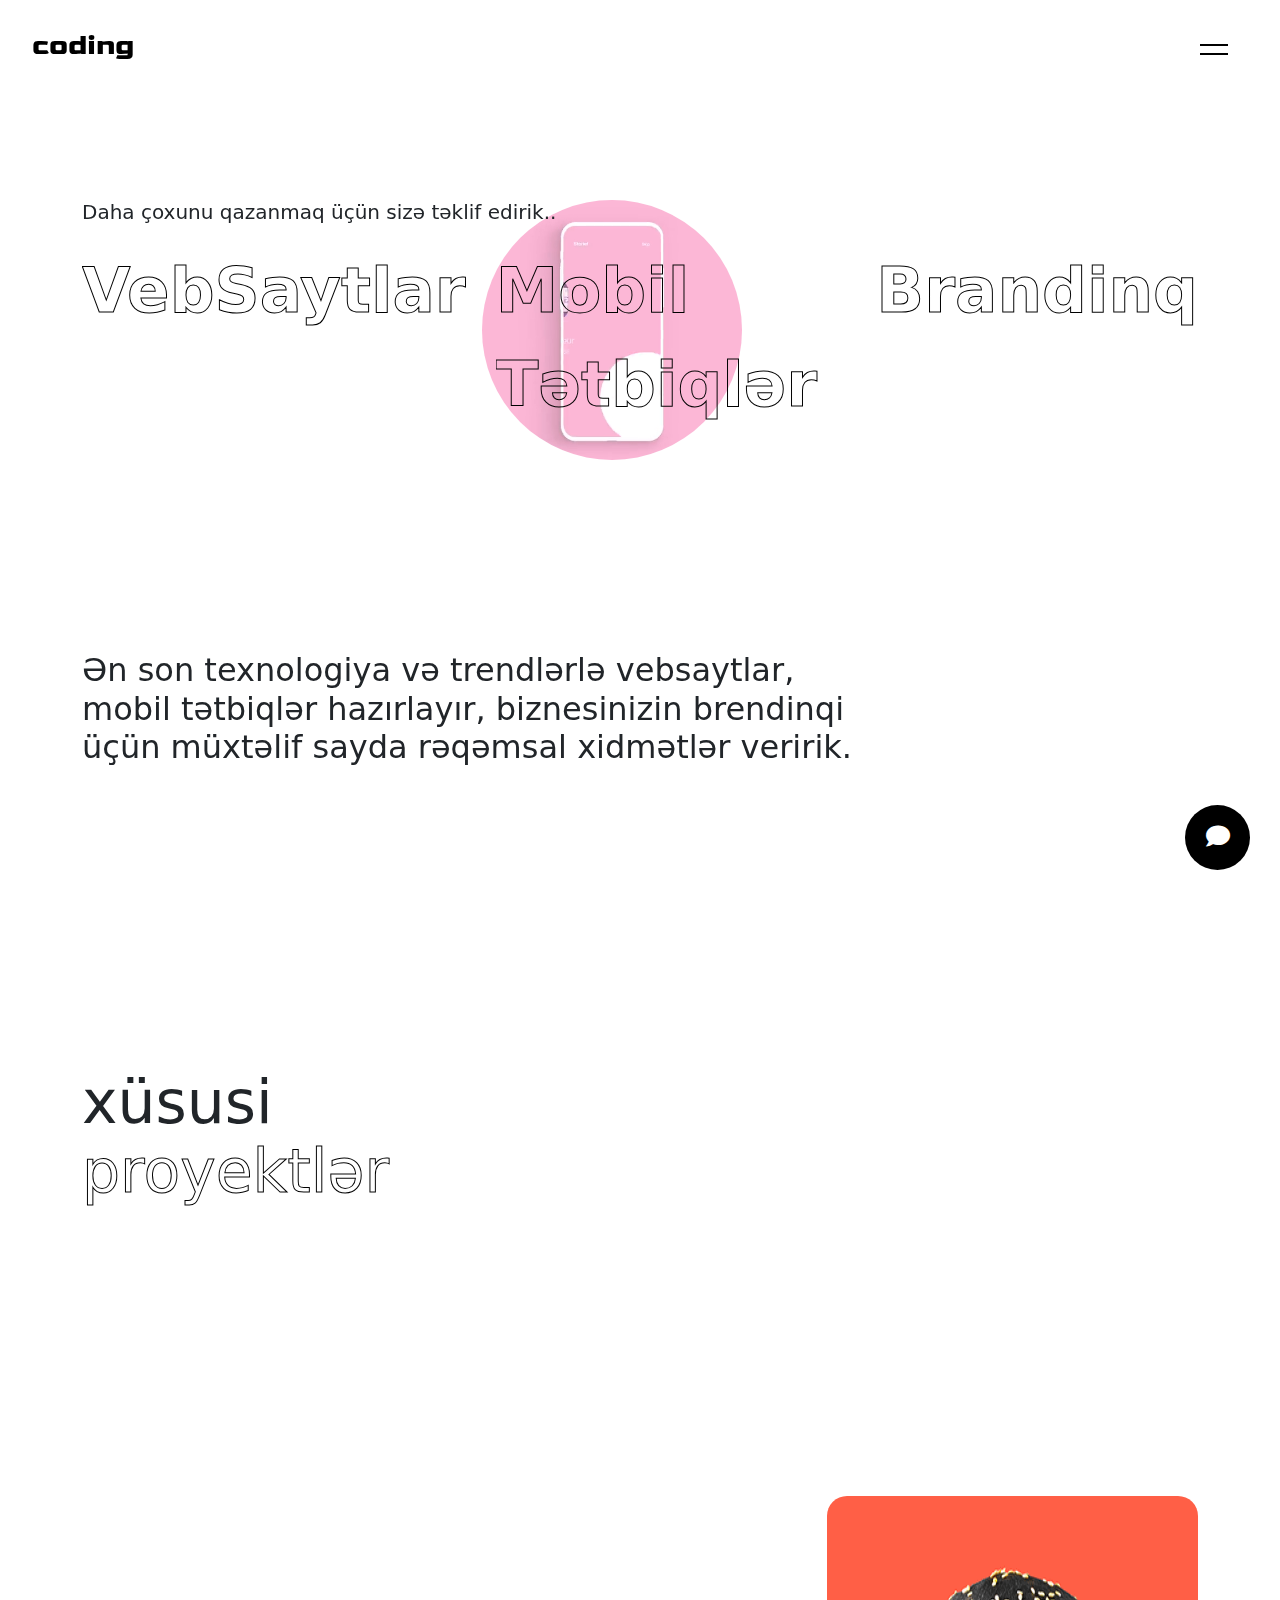
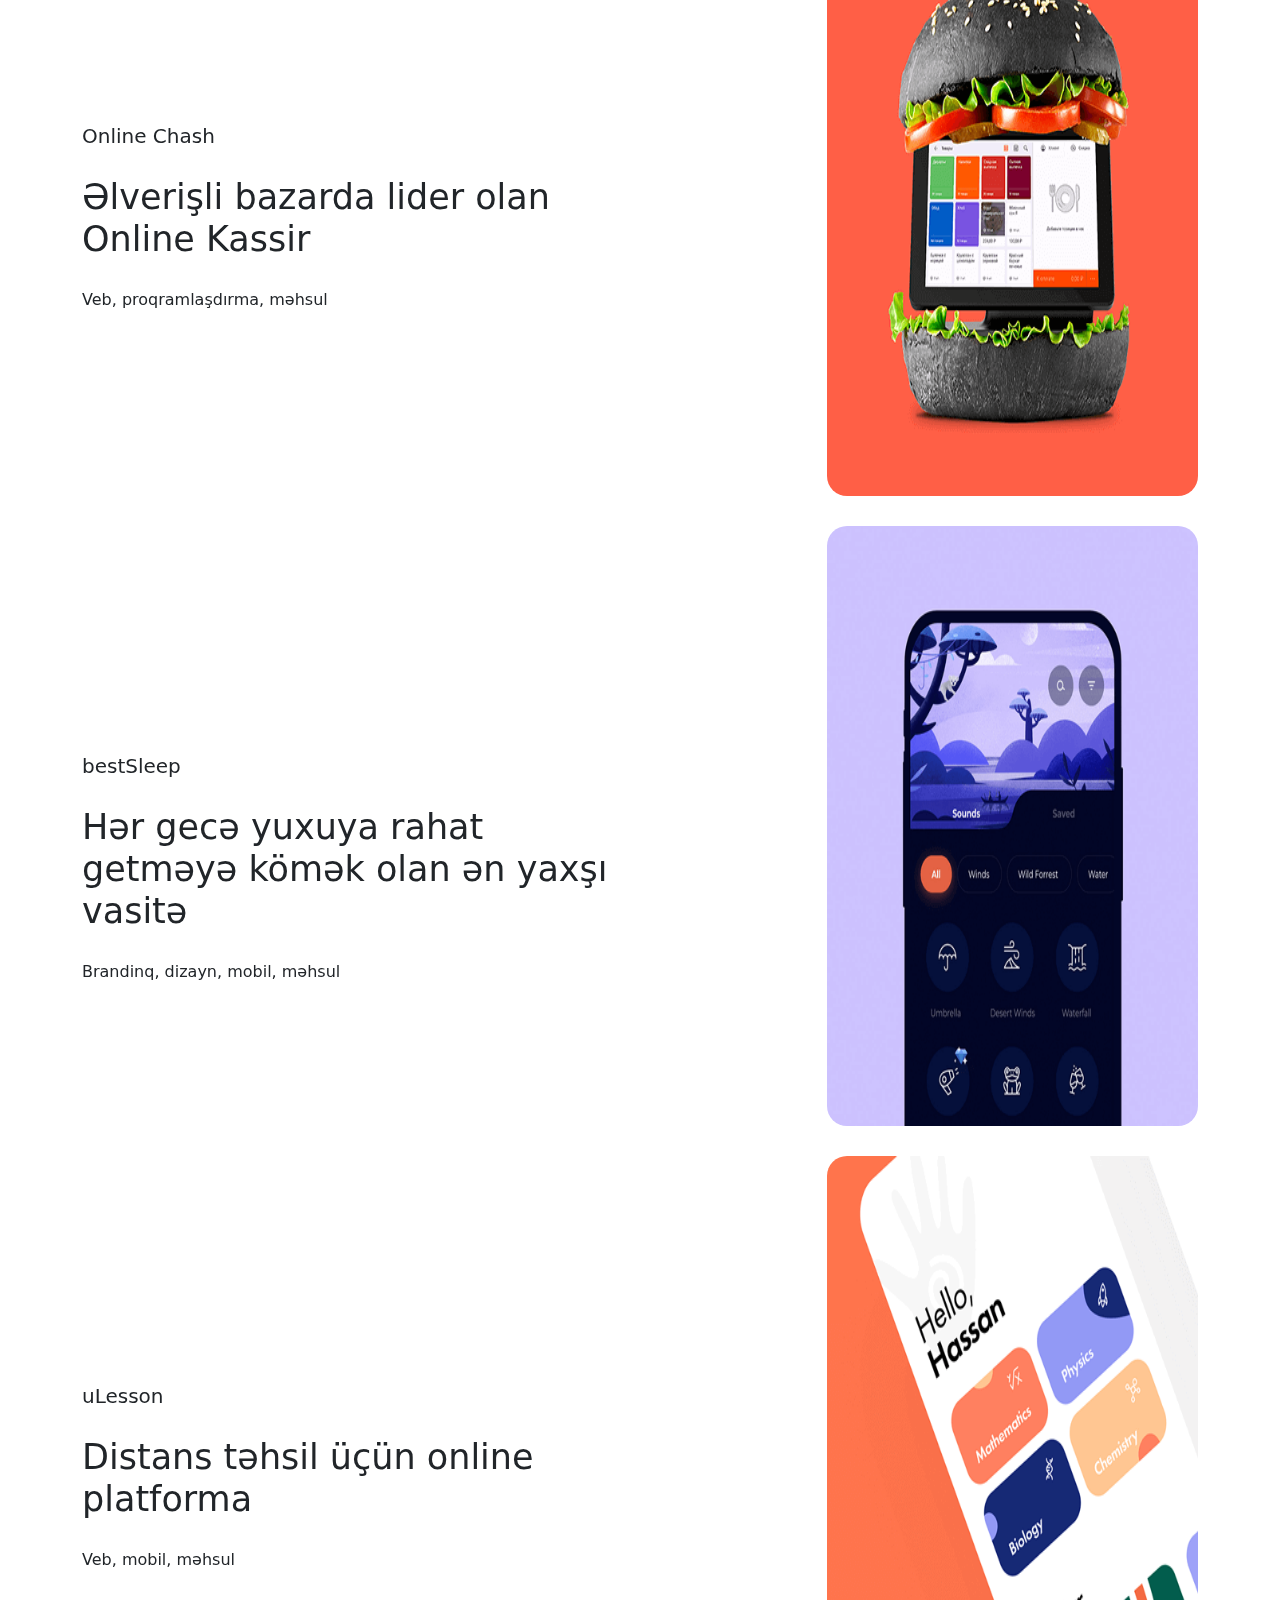
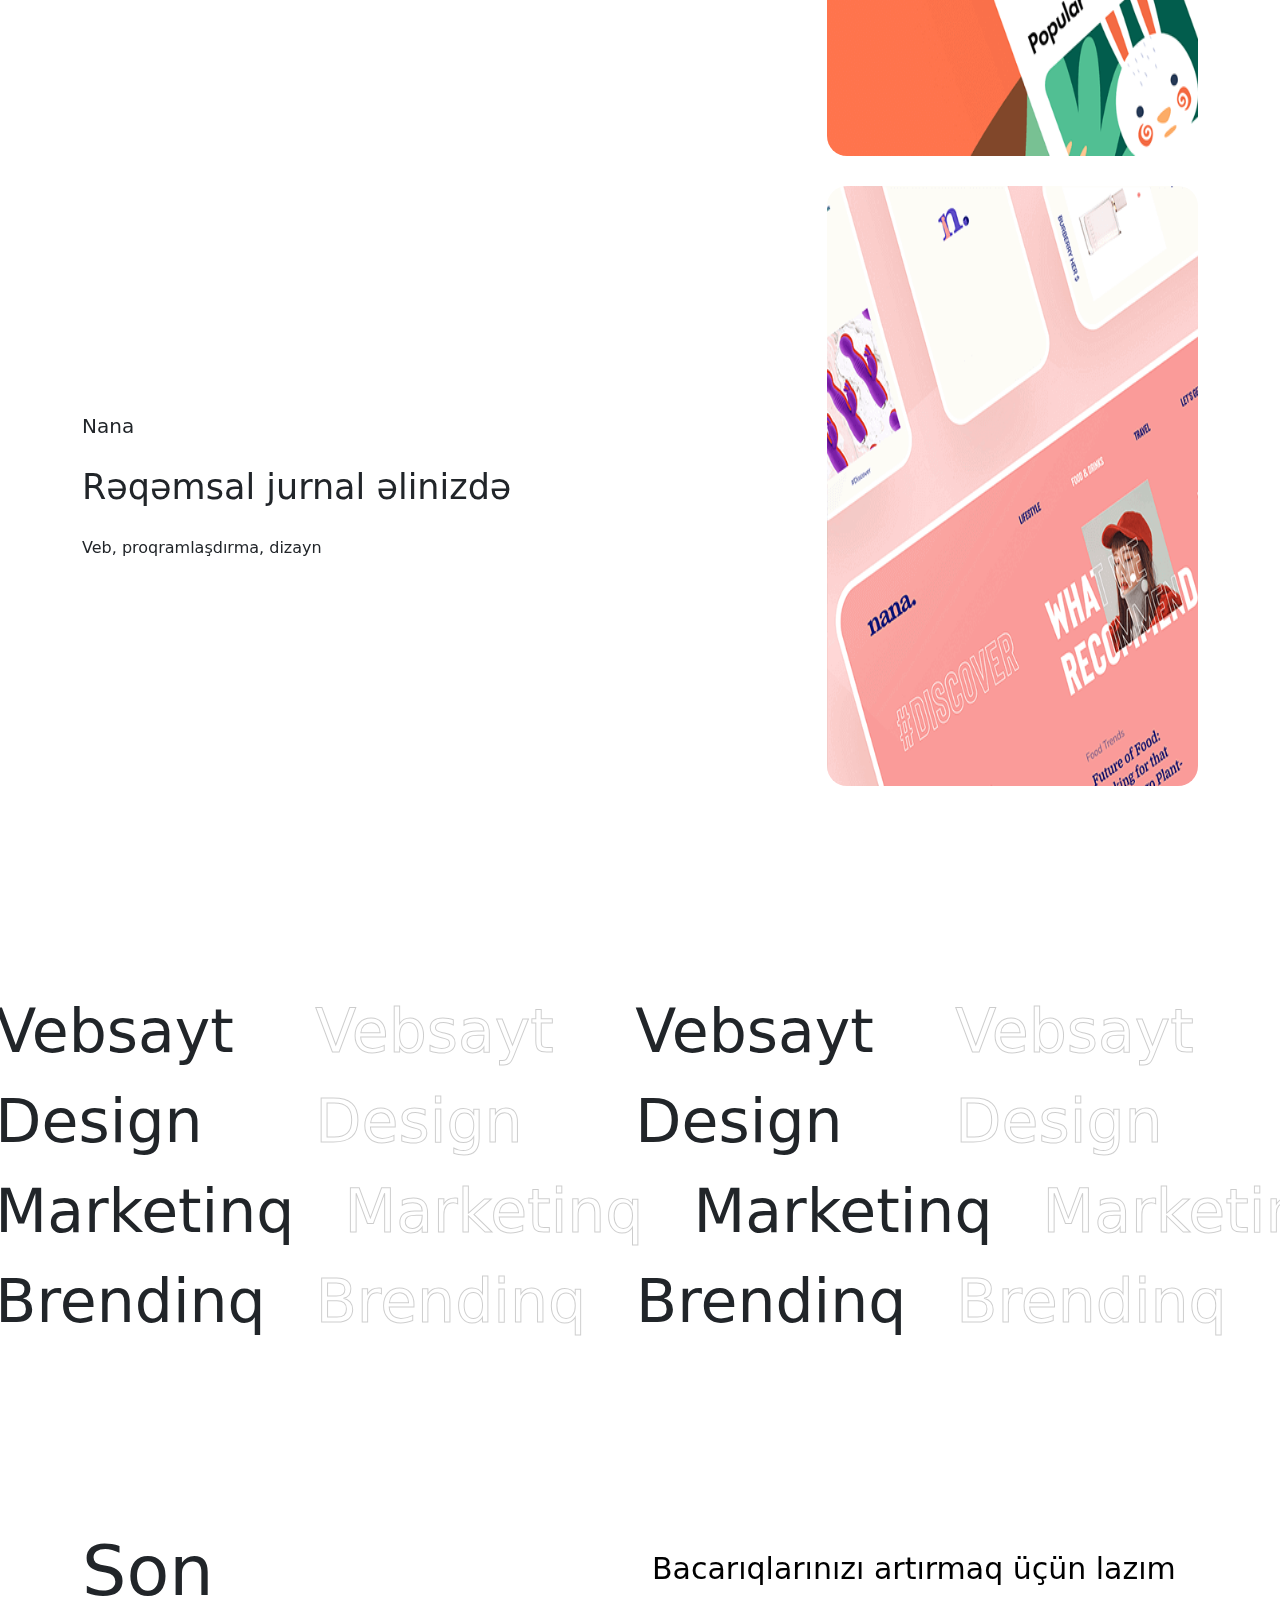
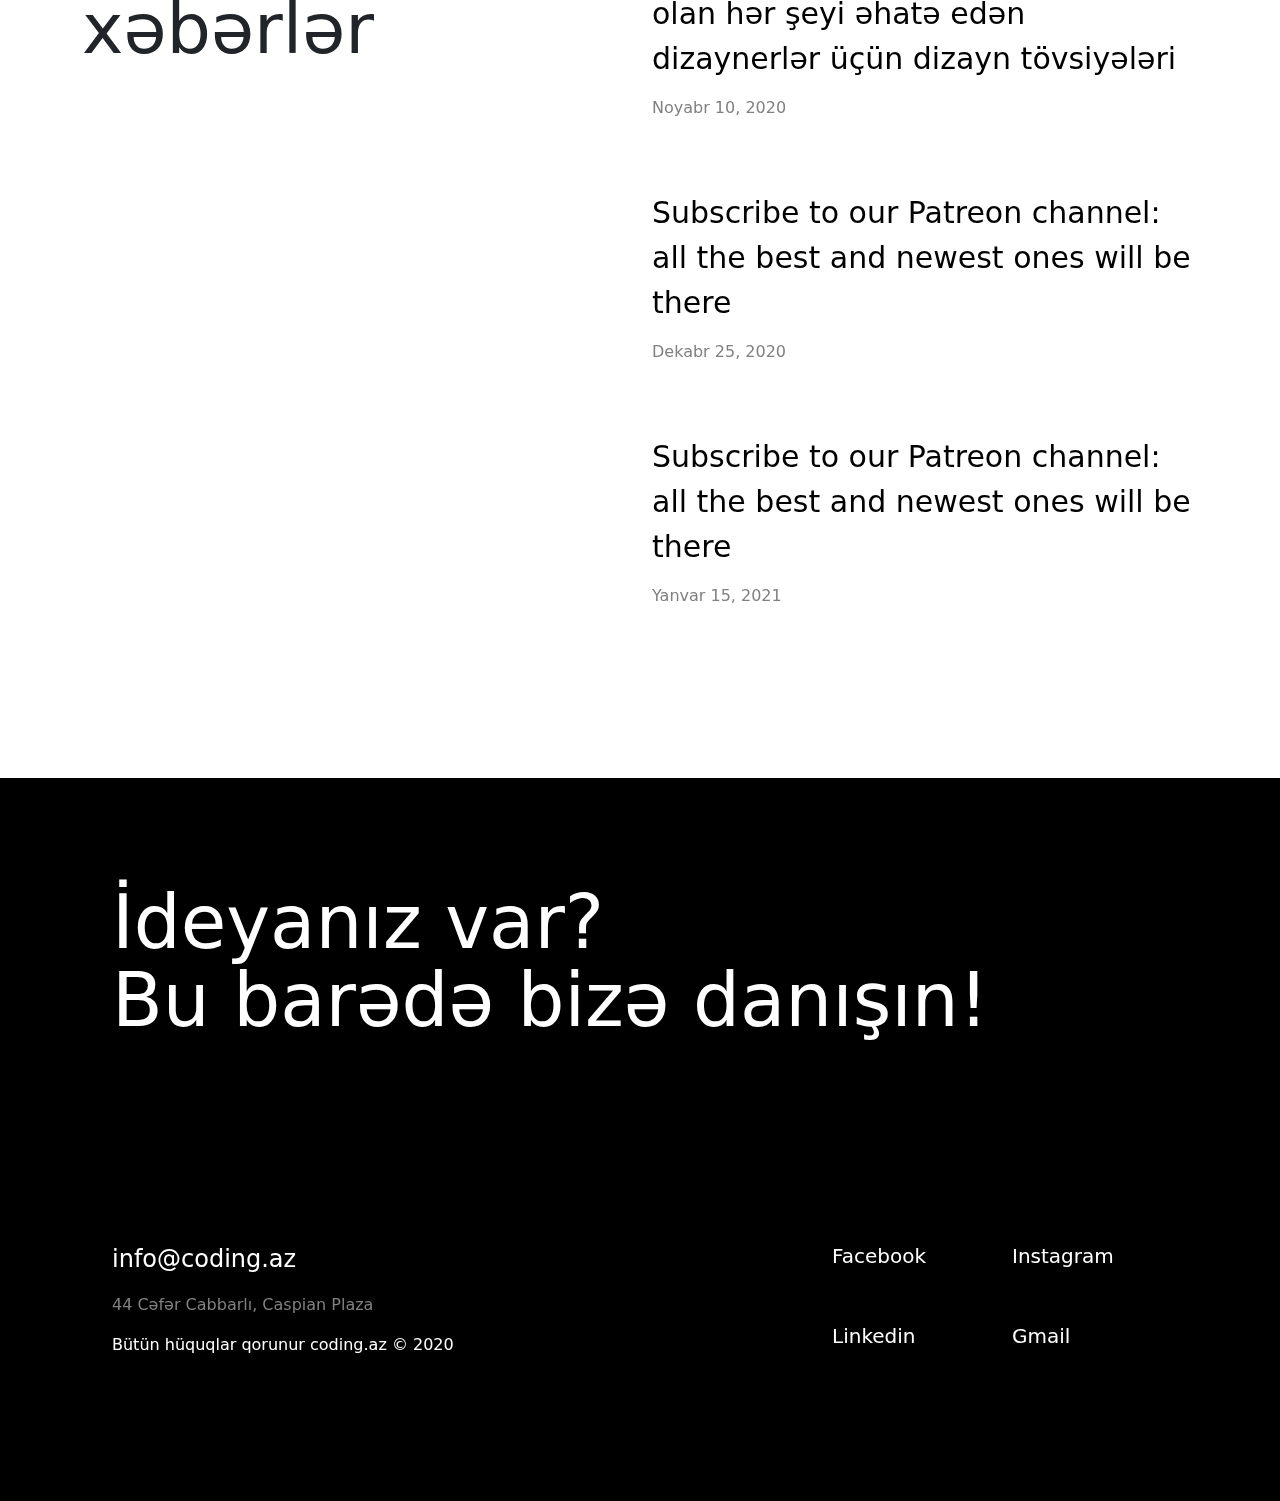
<file: index.html>
<!DOCTYPE html>
<html lang="en">
<head>
    <meta charset="UTF-8">
    <meta name="viewport" content="width=device-width, initial-scale=1.0">

    <!--- CSS -->
    <link rel="stylesheet" href="css/style.css">

    <!-- Bootstrap CSS -->
    <link href="https://cdn.jsdelivr.net/npm/bootstrap@5.0.0-beta1/dist/css/bootstrap.min.css" rel="stylesheet">

    <!-- Font Family -->
    <link rel="preconnect" href="https://fonts.gstatic.com">
    <link href="https://fonts.googleapis.com/css2?family=Cutive+Mono&family=Fira+Sans&family=Goldman&family=Nixie+One&display=swap" rel="stylesheet">

    <!-- Font Awesome -->
    <link rel="stylesheet" href="https://pro.fontawesome.com/releases/v5.10.0/css/all.css"/>

    <link rel="stylesheet" href="https://cdnjs.cloudflare.com/ajax/libs/gsap/3.6.0/gsap.min.js">

    <title>coding.az</title>
</head>
<body>

  <!---------------------Header------------------------->

  <header>
    <div class="nav">
      
      <div class="logo">
        <a href="index.html">
          coding
        </a>
      </div>
      
      <div class="hamburger-menu" >
        <div class="line line-1"></div>
        <div class="line line-2"></div>
      </div>

          <div class="myMenu" id="menu-toggle">
            <div class="menu-content">     
            <div class="container">
              <div class="row">

                <div class="col-3 ham-social">
                  <p>Bizi axtarın</p>
                  <ul class="nav-social">
                    <li class="social-item">
                      <a href="#" class="social-link">Facebook</a>
                    </li>
                    <li class="social-item">
                      <a href="#" class="social-link">İnstagram</a>
                    </li>
                    <li class="social-item">
                      <a href="#" class="social-link">Linkedin</a>
                    </li>
                  </ul>
                </div>

                <div class="col-9 nav-menu">
                    <p>Menu</p>
                    <ul class="nav-list">
                      <li class="nav-item">
                        <a href="/page/work.html" class="nav-link">Son işlərimiz</a>
                      </li>
                      <li class="nav-item">
                        <a href="/page/about.html" class="nav-link">Haqqımızda</a>
                      </li>
                      <li class="nav-item">
                        <a href="/page/services.html" class="nav-link">Xidmətlər</a>
                      </li>
                      <li class="nav-item">
                        <a href="/page/contact.html" class="nav-link link4">Əlaqə</a>
                      </li>
                    </ul>
                  </div>

                  <div class="col mobile">
                    <ul class="nav-mobile">
                      <li class="mobile-item"><a class="mobile-link mobile1" href="#">info@coding.az</a></li>
                      <li class="mobile-item"><a class="mobile-link" href="tel:+994702050195"><i class="fas fa-phone-alt"></i>&nbsp;070 205 0195</a></li>
                      <li class="mobile-item"><a class="mobile-link" href="tel:+994702050195"><i class="fab fa-whatsapp"></i>&nbsp;070 205 0195</a></li>
                    </ul>

                  </div>
              </div>
            </div>
          </div>
            
        </div>
      </div> 

      <div class="home-hero">
        <div class="container">
          <div class="hero-video1">
            <video src="Video/2.mp4" autoplay muted loop ></video>
          </div>
          <div class="hero-head">
            <h5>Daha çoxunu qazanmaq üçün sizə təklif edirik..</h5>

            <div class="hero-links">
              <div  class="hero-link">
                <a href="/"> <span>VebSaytlar</span></a> 
              </div>

              <div  class="hero-link">     
                <a href="/"> <span>Mobil Tətbiqlər</span></a>
              </div>

              <div class="hero-link">
                <a href="/"> <span>Brandinq</span></a>
              </div>
            
            </div>
              
            
          <div class="hero-foot">
            <h2>Ən son texnologiya və trendlərlə vebsaytlar, mobil tətbiqlər hazırlayır, biznesinizin brendinqi üçün müxtəlif sayda rəqəmsal xidmətlər veririk.</h2>
          </div>
        </div>

        </div>
    </header>

 <!----------------------MAIN SECTION------------------------>
 
 <div class="container">
    <div class="maintitle">
      <h1>xüsusi</h1>
      <p>proyektlər</p>
    </div>

   <div class="row main-card">
      <div class="col card-text">
          <h5>Online Chash</h5>
          <h2>Əlverişli bazarda lider olan Online Kassir</h2>
          <p>Veb, proqramlaşdırma, məhsul</p>
      </div>
      <div class=" col card-image" >
          <img src="Image/pro1.png" title="chash" alt="chash">
      </div>
    </div>
    <div class="row main-card">
      <div class="col card-text">
          <h5>bestSleep</h5>
          <h2>Hər gecə yuxuya rahat getməyə kömək olan ən yaxşı vasitə</h2>
          <p>Brandinq, dizayn, mobil, məhsul</p>
      </div>
      <div class="col card-image" >
          <img src="Image/pro2.png" alt="">
      </div>
    </div>
    <div class="row main-card">
      <div class="col card-text">
          <h5>uLesson</h5>
          <h2>Distans təhsil üçün online platforma</h2>
          <p>Veb, mobil, məhsul</p>
      </div>
      <div class="col card-image" >
          <img src="Image/pro3.png" alt="">
      </div>
    </div>
    <div class="row main-card">
      <div class="col card-text">
          <h5>Nana</h5>
          <h2>Rəqəmsal jurnal əlinizdə</h2>
          <p>Veb, proqramlaşdırma, dizayn</p>
      </div>
      <div class=" col card-image" >
          <img src="Image/pro4.png" alt="">
      </div>
    </div>
</div>  
 <!---------------------FLOW WORDS------------------------->

 <div class="FlowWord">
  <div class="vebsayt">
      <div class="vebsayt1"}>
          <span>Vebsayt</span>
      </div>
      <div class="vebsayt2">
          <span>Vebsayt</span>
      </div>
      <div class="vebsayt1">
          <span>Vebsayt</span>
      </div>
      <div class="vebsayt2">
          <span>Vebsayt</span>
      </div>
  </div>
  <div class="design">
      <div class="design1">
          <span>Design</span>
      </div>
      <div class="design2">
          <span>Design</span>
      </div>
      <div class="design1">
          <span>Design</span>
      </div>
      <div class="design2">
          <span>Design</span>
      </div>
  </div>
  <div class="marketing">
      <div class="marketing1">
          <span>Marketinq</span>
      </div>
      <div class="marketing2">
          <span>Marketinq</span>
      </div>
      <div class="marketing1">
          <span>Marketinq</span>
      </div>
      <div class="marketing2">
          <span>Marketinq</span>
      </div>
  </div>
  <div class="brendinq">
      <div class="brendinq1">
          <span>Brendinq</span>
      </div>
      <div class="brendinq2">
          <span>Brendinq</span>
      </div>
      <div class="brendinq1">
          <span>Brendinq</span>
      </div>
      <div class="brendinq2">
          <span>Brendinq</span>
      </div>
  </div>
</div>
 <!---------------------NEWS------------------------->
 <div class="container">
   <div class="row News">
    <div class="col NewsLeft">
        <h1>Son</h1>
        <h1>xəbərlər</h1>
    </div>
    <div class="col NewsRight">
        <div class="News1">
            <a href="#">Bacarıqlarınızı artırmaq üçün lazım olan hər şeyi əhatə edən dizaynerlər üçün dizayn tövsiyələri</a>
            <p>Noyabr 10, 2020</p>
        </div>
        <div class="News2">
            <a href="#">Subscribe to our Patreon channel: all the best and newest ones will be there</a>
            <p>Dekabr 25, 2020</p>
        </div>
        <div class="News3">
            <a href="#">Subscribe to our Patreon channel: all the best and newest ones will be there</a>
            <p>Yanvar 15, 2021</p>
        </div>
    </div>
  </div>
</div>

 <!---------------------Footer------------------------->

 <footer>
  <div class="container">
    <div class="row">
      <div class="col foot-title">
        <h1>İdeyanız var?</h1>
        <p>Bu barədə bizə danışın!</p>
      </div>
    </div>
    <div class="row foot-contact">
      <div class="col-8 foot-addres">
        
        <p class="addres-mail"> info@coding.az</p>

        <p class="addres">44 Cəfər Cabbarlı, Caspian Plaza</p> 

        <p>Bütün hüquqlar qorunur coding.az © 2020</p> 
        
      </div>
      <div class="col-2 foot-social">
          <a href="https://www.facebook.com/codersaz">Facebook</a>
          <a href="fb.com">Linkedin</a>
      </div>
      <div class="col-2 foot-social">
        <a href="https://www.instagram.com/codersazerbaijan/">Instagram</a>
        <a href="fb.com">Gmail</a>
      </div>
    </div>
  </div>
</footer>


<div class="cursor"></div>
<div class="chat"><a href="page/contact.html"><i class="fas fa-comment"></i></a></div>

    <script src="https://cdn.jsdelivr.net/npm/bootstrap@5.0.0-beta1/dist/js/bootstrap.bundle.min.js"></script>
    <script src="index.js"></script>
</body>
</html>
</file>
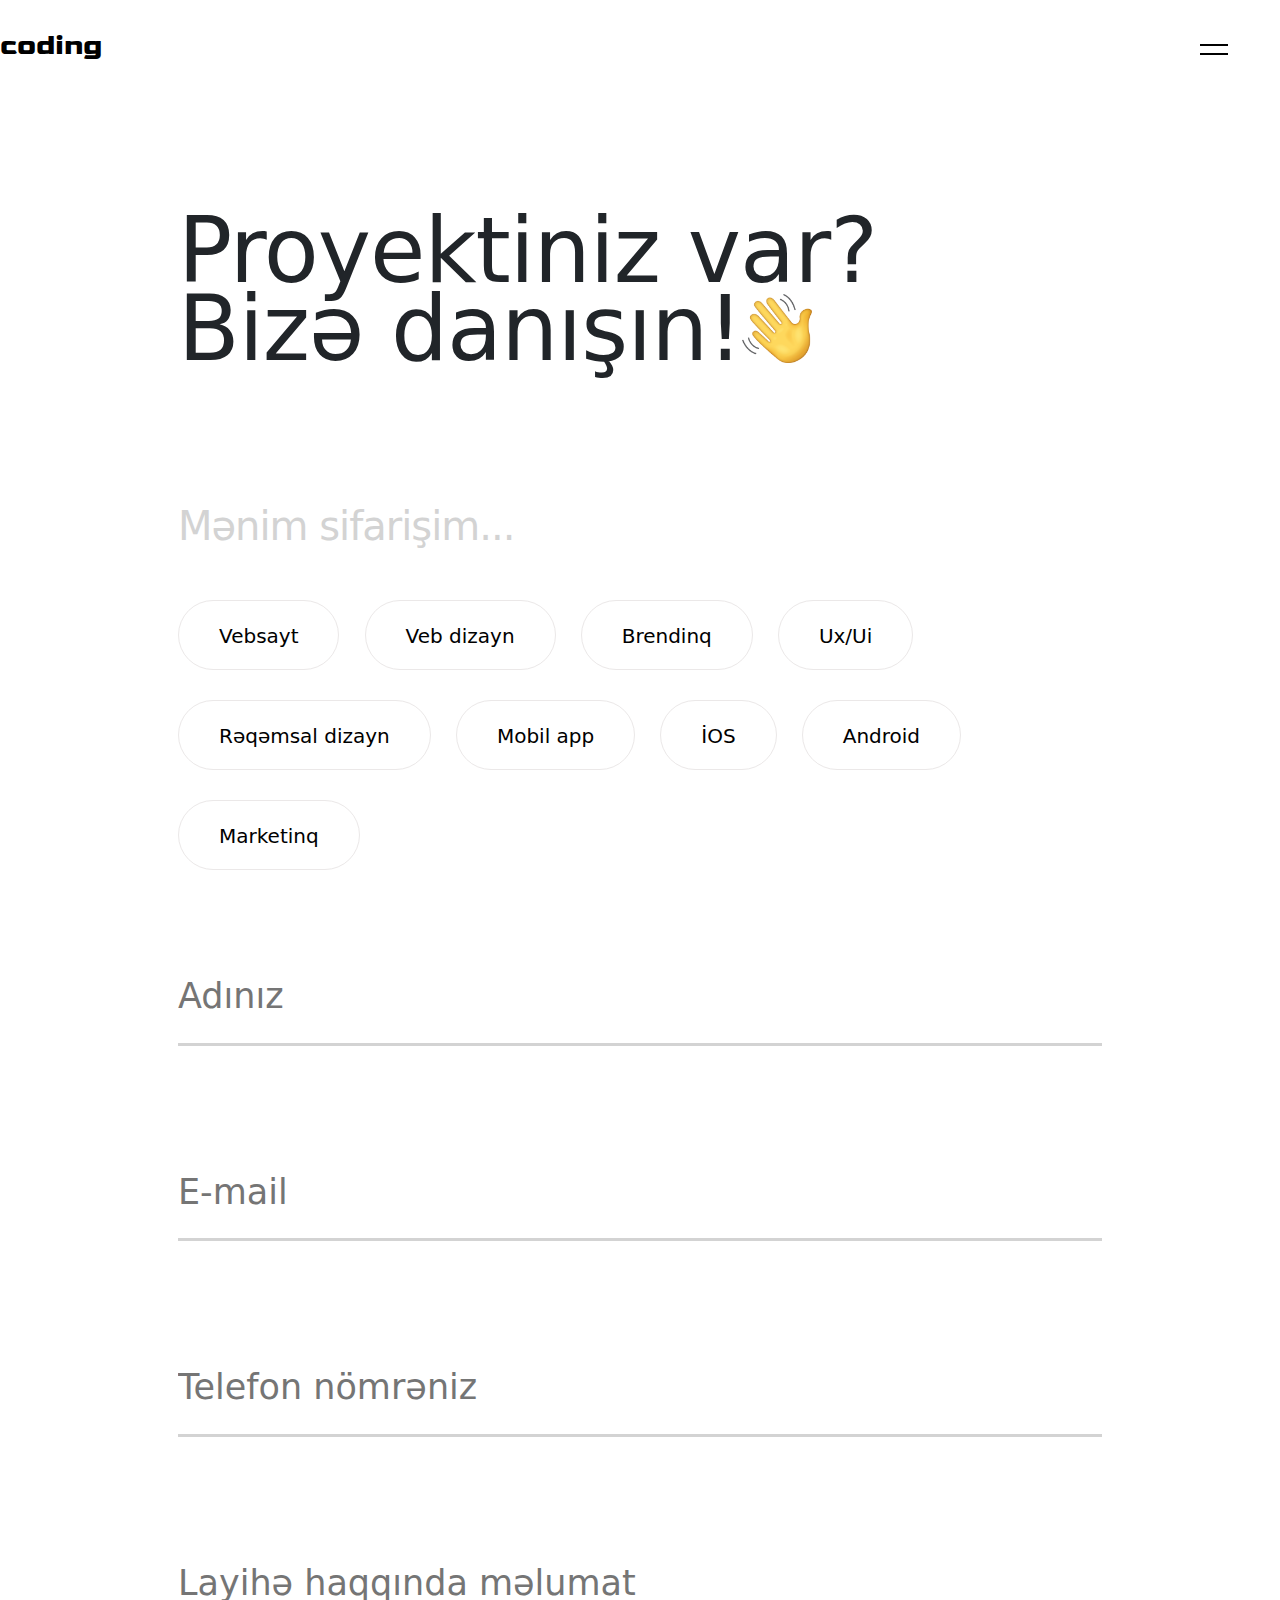
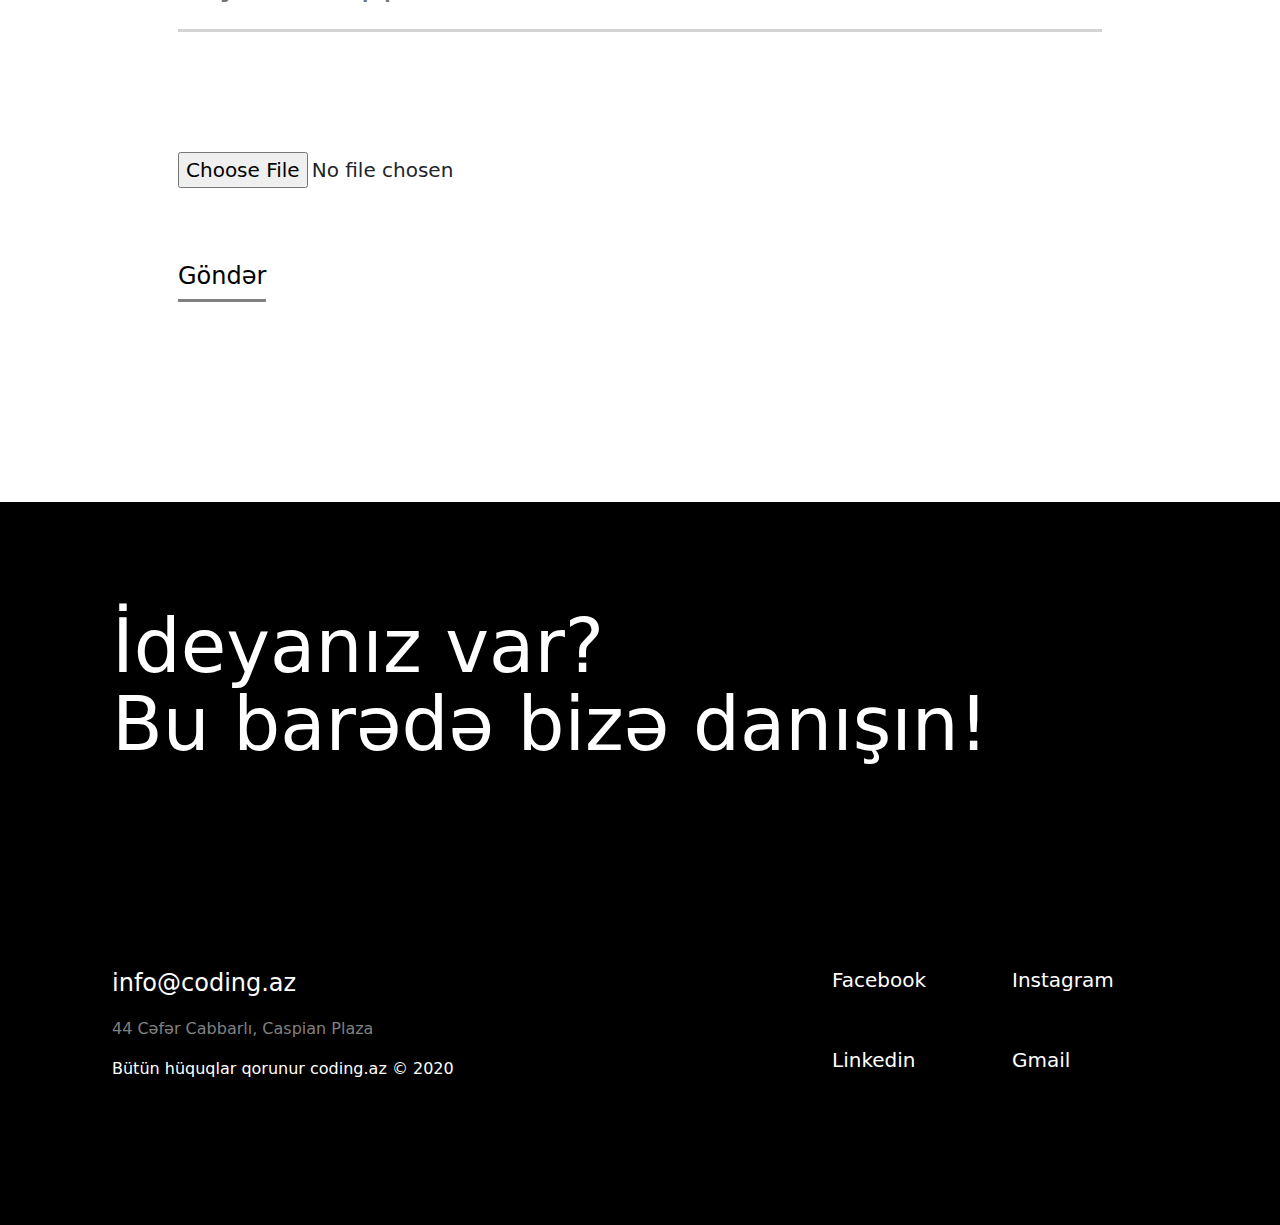
<file: page/contact.html>
<!DOCTYPE html>
<html lang="en">
<head>
    <meta charset="UTF-8">
    <meta name="viewport" content="width=device-width, initial-scale=1.0">
    <title>coding.az</title>
    <!--- CSS -->
    <link rel="stylesheet" href="/css/contact.css">
    <link rel="stylesheet" href="/css/style.css">

    <!-- Bootstrap CSS -->
    <link href="https://cdn.jsdelivr.net/npm/bootstrap@5.0.0-beta1/dist/css/bootstrap.min.css" rel="stylesheet">

    <!-- Font Family -->
    <link rel="preconnect" href="https://fonts.gstatic.com">
    <link href="https://fonts.googleapis.com/css2?family=Cutive+Mono&family=Fira+Sans&family=Goldman&family=Nixie+One&display=swap" rel="stylesheet">

</head>
<body>

  <div class="cursor"></div>
    <!------------NAVBAR SECTION-------------->

    <div class="navbar">
          <div class="logo">
            <a href="/index.html">coding</a>
          </div>
            
          <div class="hamburger-menu" >
            <div class="line line-1"></div>
            <div class="line line-2"></div>
          </div>

          <div class="myMenu" id="menu-toggle">
            <div class="menu-content">     
              <div class="container">
                <div class="row">

                  <div class="col-3 ham-social">
                    <p>Bizi axtarın</p>
                    <ul class="nav-social">
                      <li class="social-item">
                        <a href="#" class="social-link">Facebook</a>
                      </li>
                      <li class="social-item">
                        <a href="#" class="social-link">İnstagram</a>
                      </li>
                      <li class="social-item">
                        <a href="#" class="social-link">Linkedin</a>
                      </li>
                    </ul>
                  </div>

                  <div class="col-9 nav-menu">
                    <p>Menu</p>
                    <ul class="nav-list">
                      <li class="nav-item">
                        <a href="/page/work.html" class="nav-link">Son işlərimiz</a>
                      </li>
                      <li class="nav-item">
                        <a href="/page/about.html" class="nav-link">Haqqımızda</a>
                      </li>
                      <li class="nav-item">
                        <a href="/page/services.html" class="nav-link">Xidmətlər</a>
                      </li>
                      <li class="nav-item">
                        <a href="/page/contact.html" class="nav-link link4">Əlaqə</a>
                      </li>
                    </ul>
                  </div>

                  <div class="col mobile">
                    <ul class="nav-mobile">
                      <li class="mobile-item"><a class="mobile-link mobile1" href="#">info@coding.az</a></li>
                      <li class="mobile-item"><a class="mobile-link" href="tel:+994702050195"><i class="fas fa-phone-alt"></i>&nbsp;070 205 0195</a></li>
                      <li class="mobile-item"><a class="mobile-link" href="tel:+994702050195"><i class="fab fa-whatsapp"></i>&nbsp;070 205 0195</a></li>
                    </ul>
                  </div>

                </div>
              </div>
            </div>
          </div>
    
    </div> 

    <!-------------CONTACT MAIN--------------->

    <div class="contact-main">
        <div class="contact-title">
            <h1>Proyektiniz var?</h1>
            <h1 style="display:inline-block;">Bizə danışın!</h1>
            <img src="/Image/hand.png" width="70px">
        </div>
        <div class="orders">
            <h1>Mənim sifarişim...</h1>
            <div>Vebsayt</div>
            <div><span>Veb dizayn</span></div>
            <div><span>Brendinq</span></div>
            <div><span>Ux/Ui</span></div>
            <div><span>Rəqəmsal dizayn</span></div>
            <div><span>Mobil app</span></div>
            <div><span>İOS</span></div>
            <div><span>Android</span></div>
            <div><span>Marketinq</span></div>
        </div>
        <div class="request">
          <form action="#" autocomplete="on">
            <input type="text" placeholder="Adınız">
            <input type="email" placeholder="E-mail">
            <input type="text" placeholder="Telefon nömrəniz">
            <input type="text" placeholder="Layihə haqqında məlumat">
            <input type="file" class="file">
            <button type="submit">Göndər</button>
          </form>
        </div>
    </div>

<!---------------------Footer------------------------->

    <footer>
      <div class="container">
        <div class="row">
          <div class="col foot-title">
            <h1>İdeyanız var?</h1>
            <p>Bu barədə bizə danışın!</p>
          </div>
        </div>
        <div class="row foot-contact">
          <div class="col-8 foot-addres">
            <p class="addres-mail"> info@coding.az</p>
            <p class="addres">44 Cəfər Cabbarlı, Caspian Plaza</p> 
            <p>Bütün hüquqlar qorunur coding.az © 2020</p>  
          </div>
          <div class="col-2 foot-social">
            <a href="https://www.facebook.com/codersaz">Facebook</a>
            <a href="#">Linkedin</a>
          </div>
          <div class="col-2 foot-social">
            <a href="https://www.instagram.com/codersazerbaijan/">Instagram</a>
            <a href="mailto:codersaz@gmail.com">Gmail</a>
          </div>
        </div>
      </div>

    </footer>

    <script src="https://cdn.jsdelivr.net/npm/bootstrap@5.0.0-beta1/dist/js/bootstrap.bundle.min.js"></script>
    <script src="/index.js"></script>
</body>
</html>
</file>
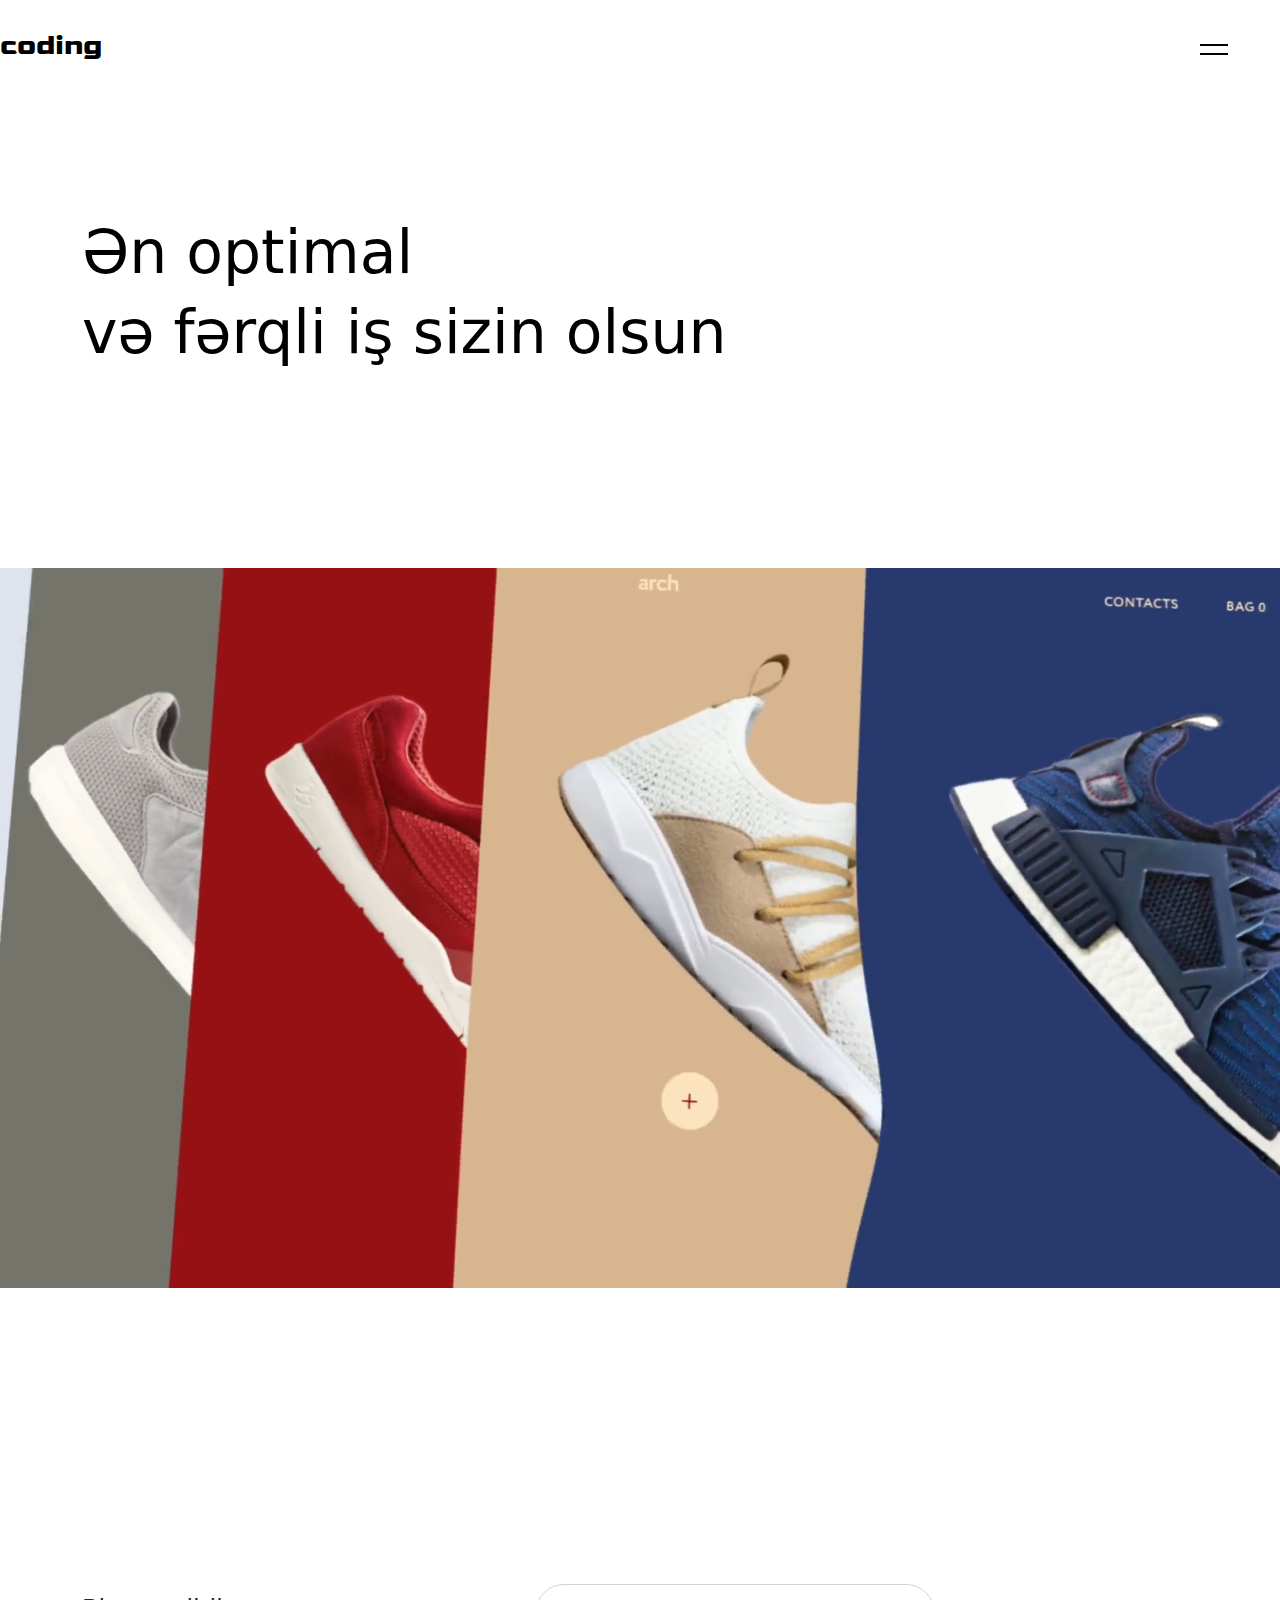
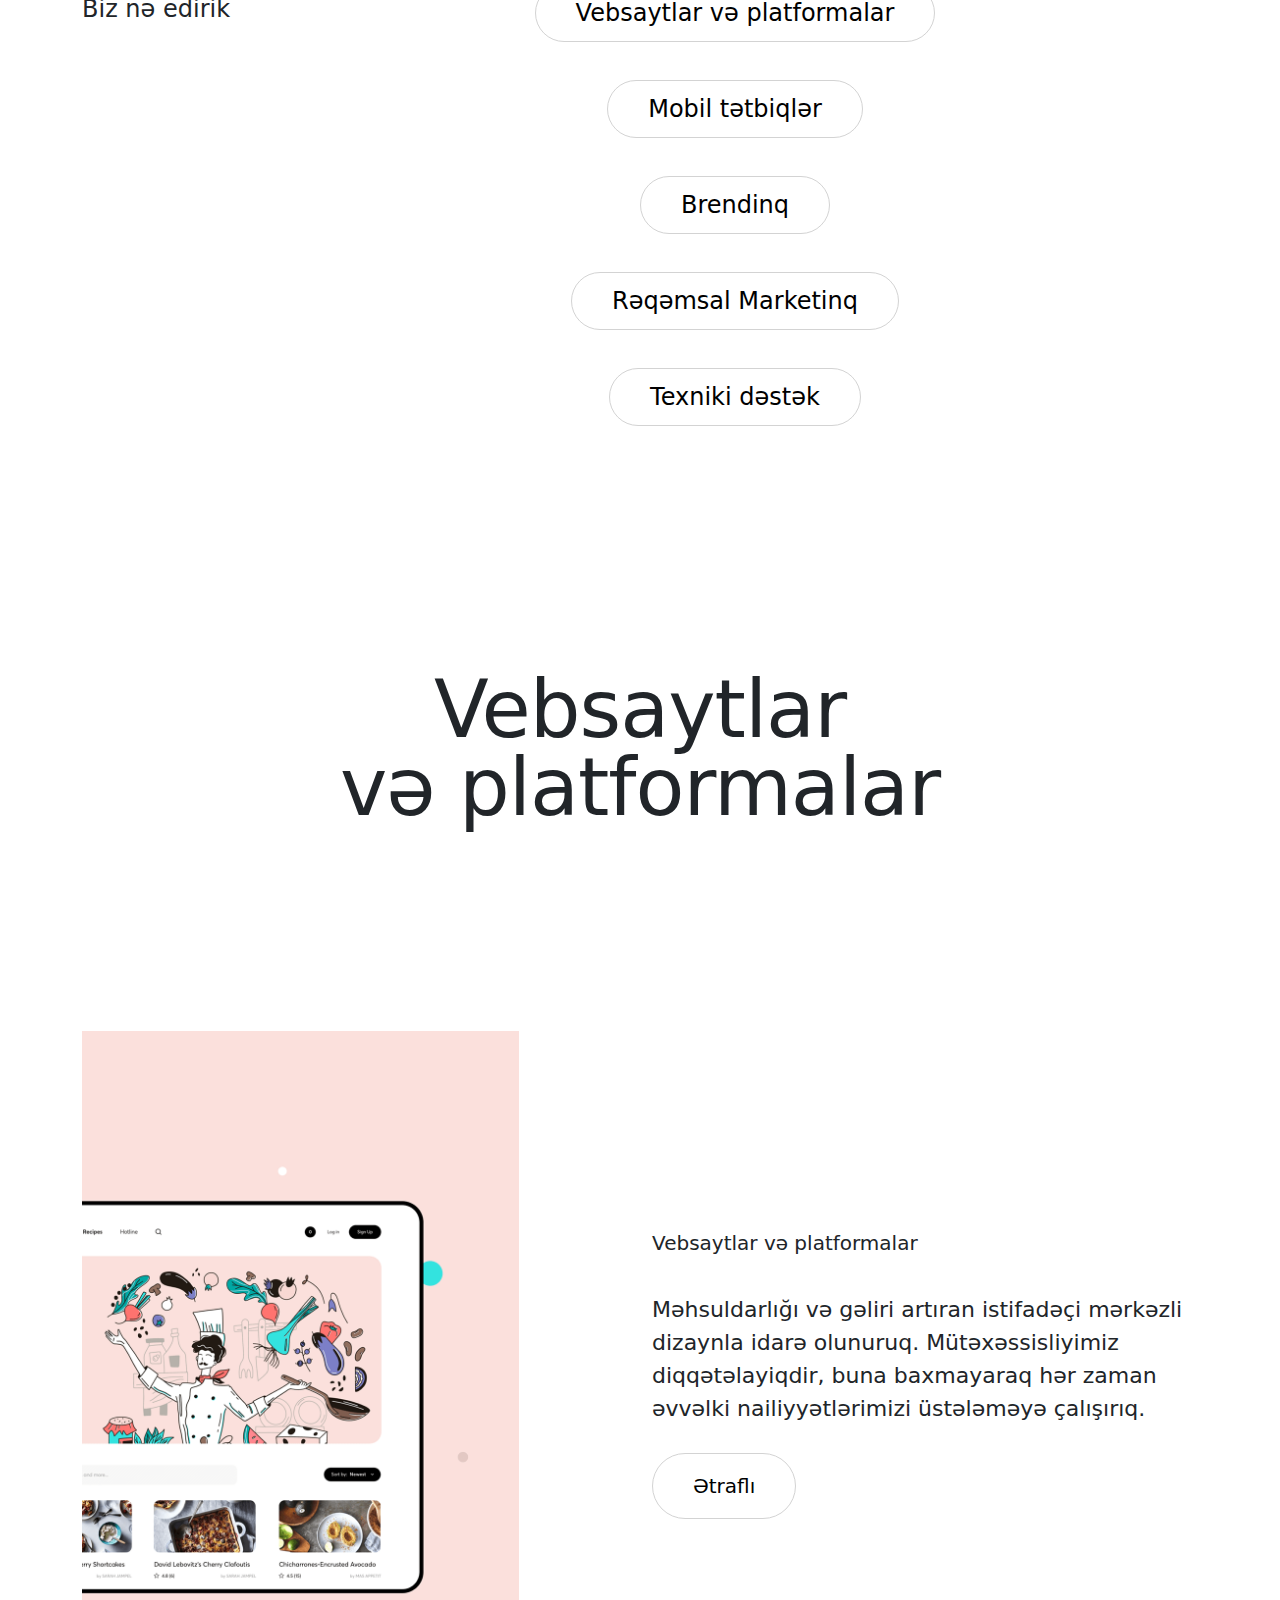
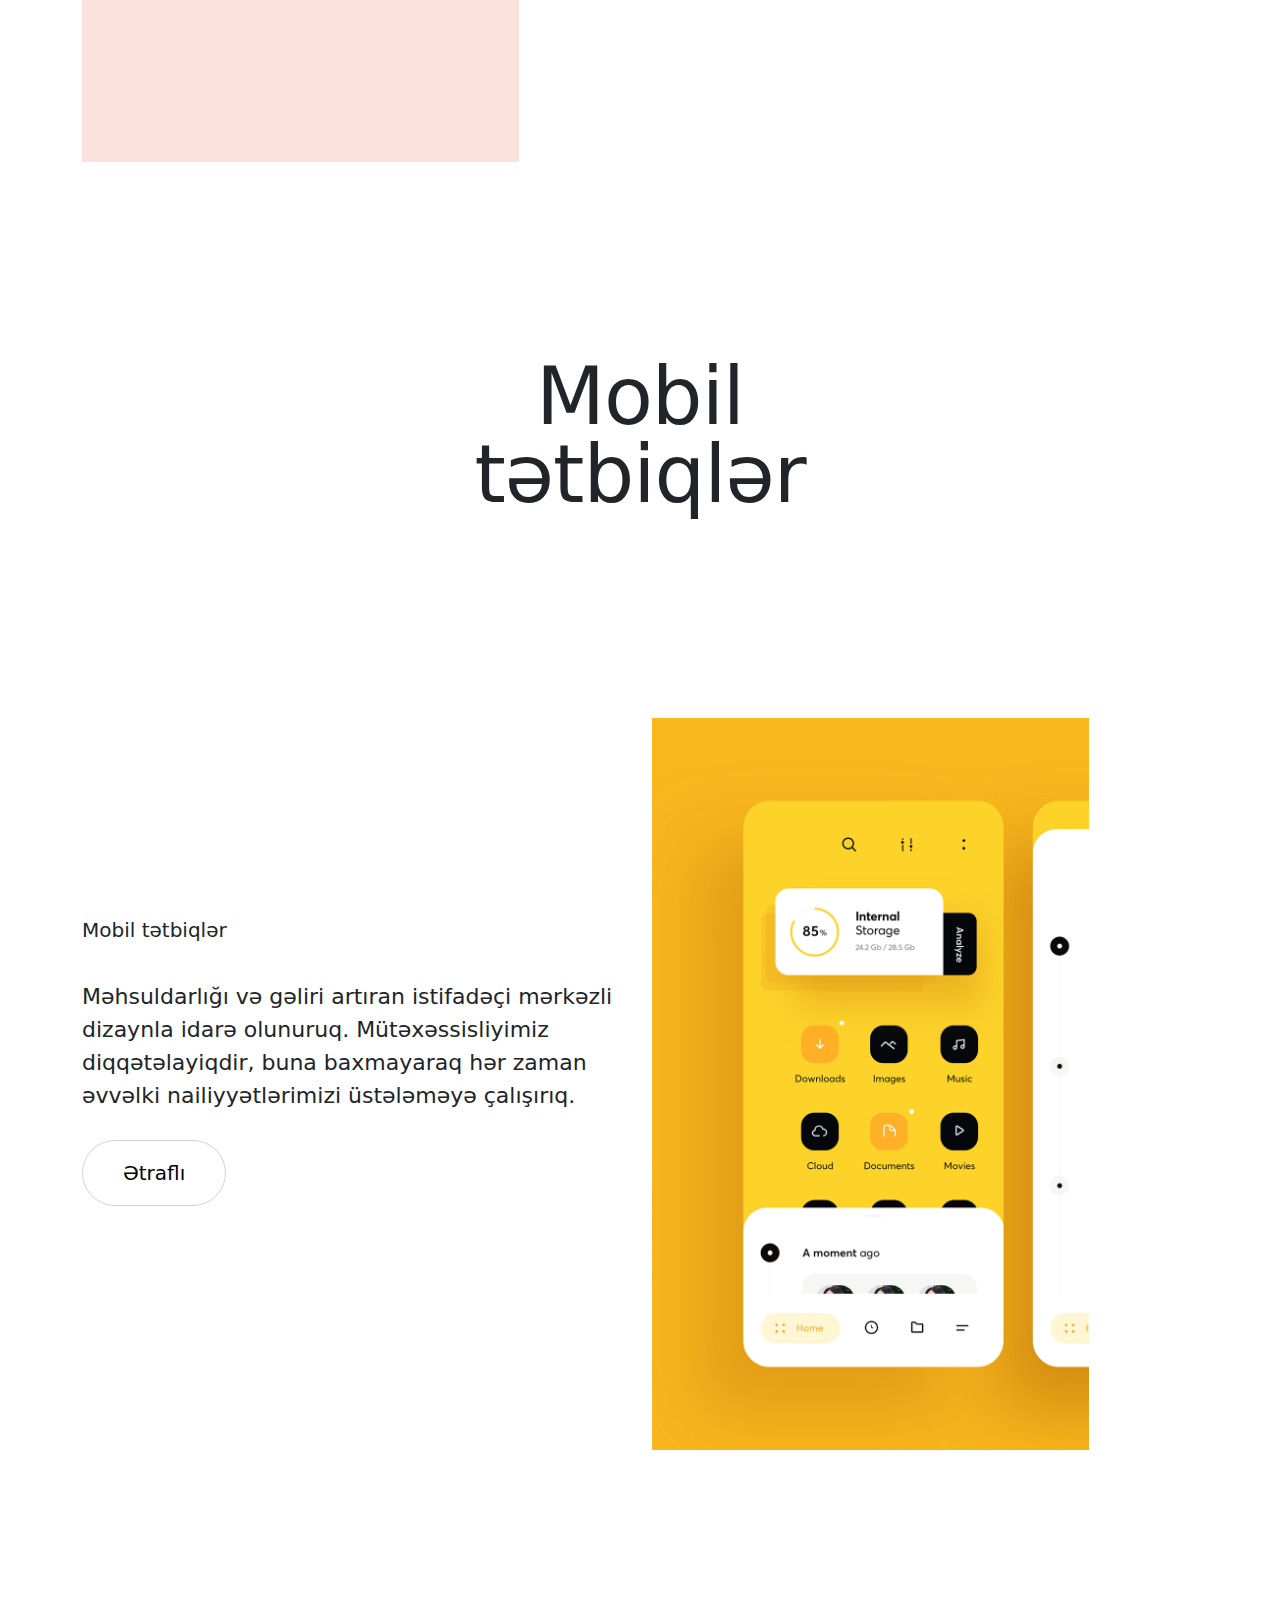
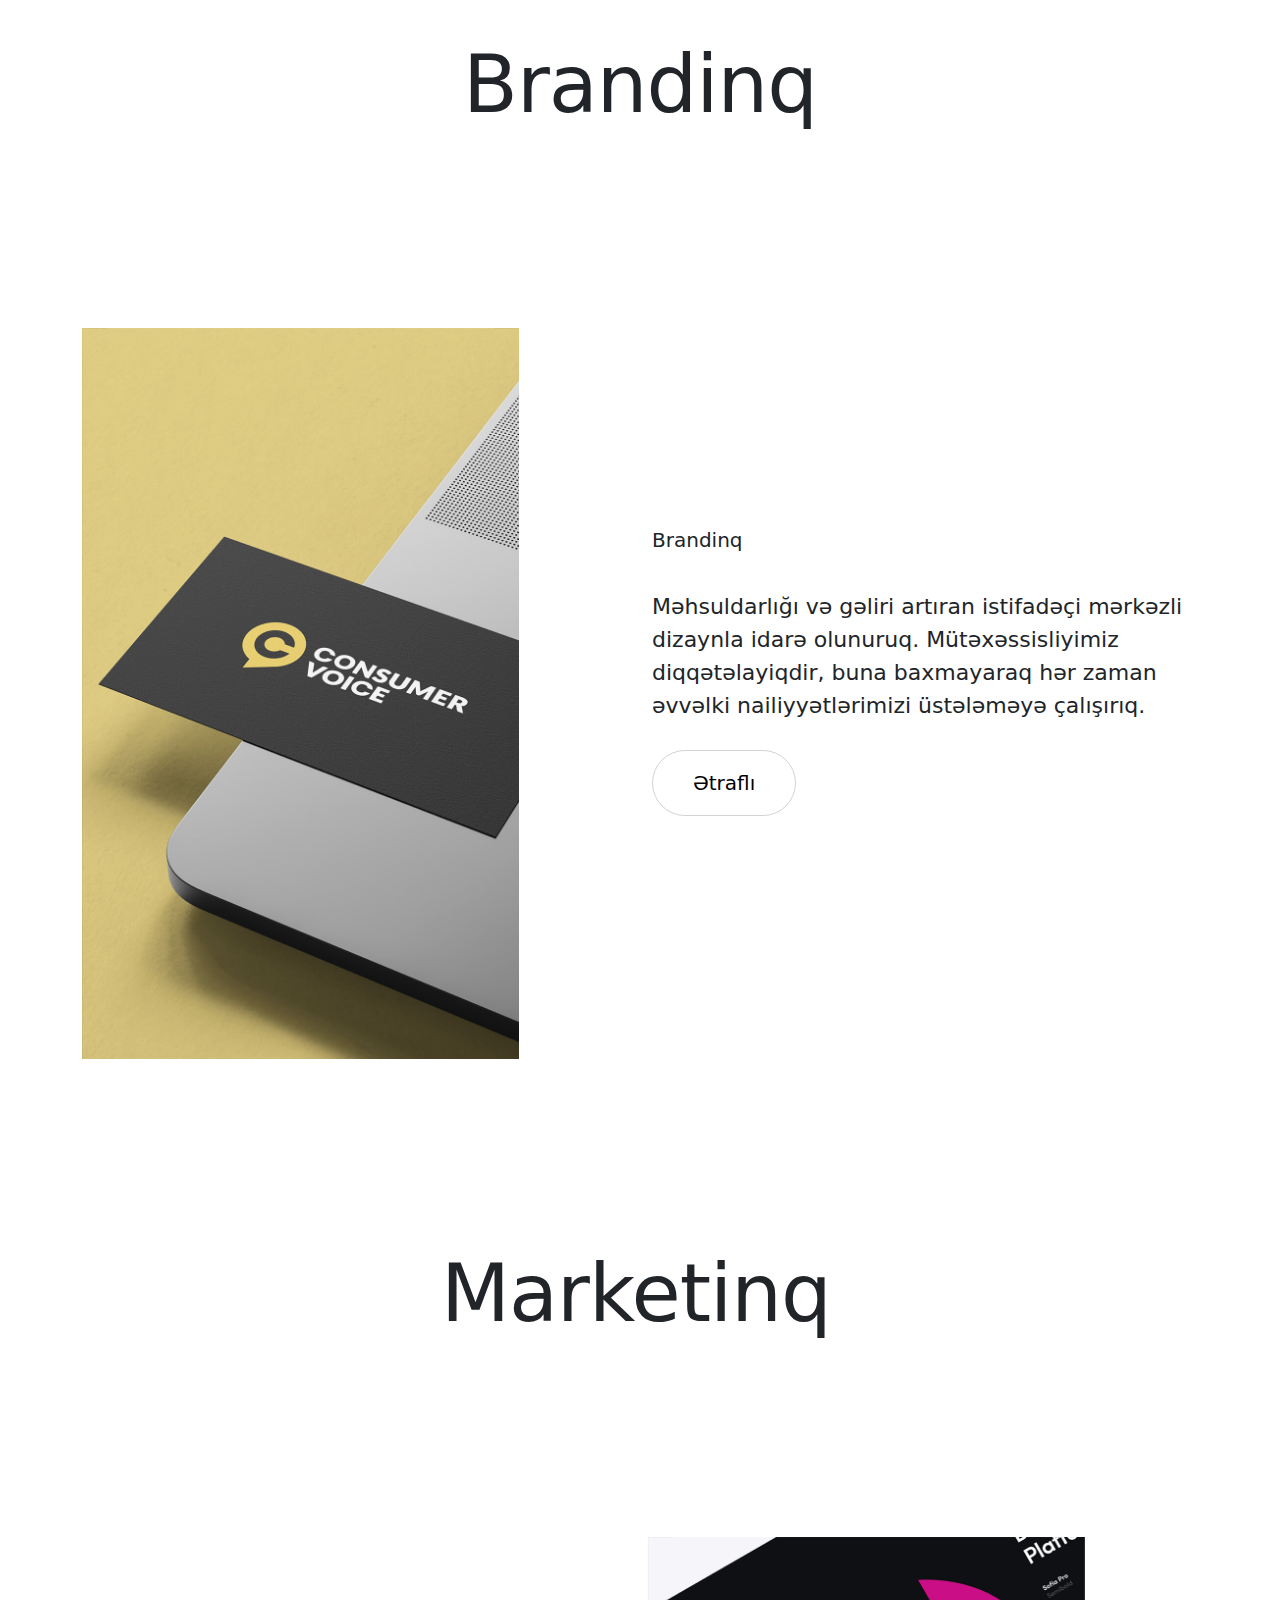
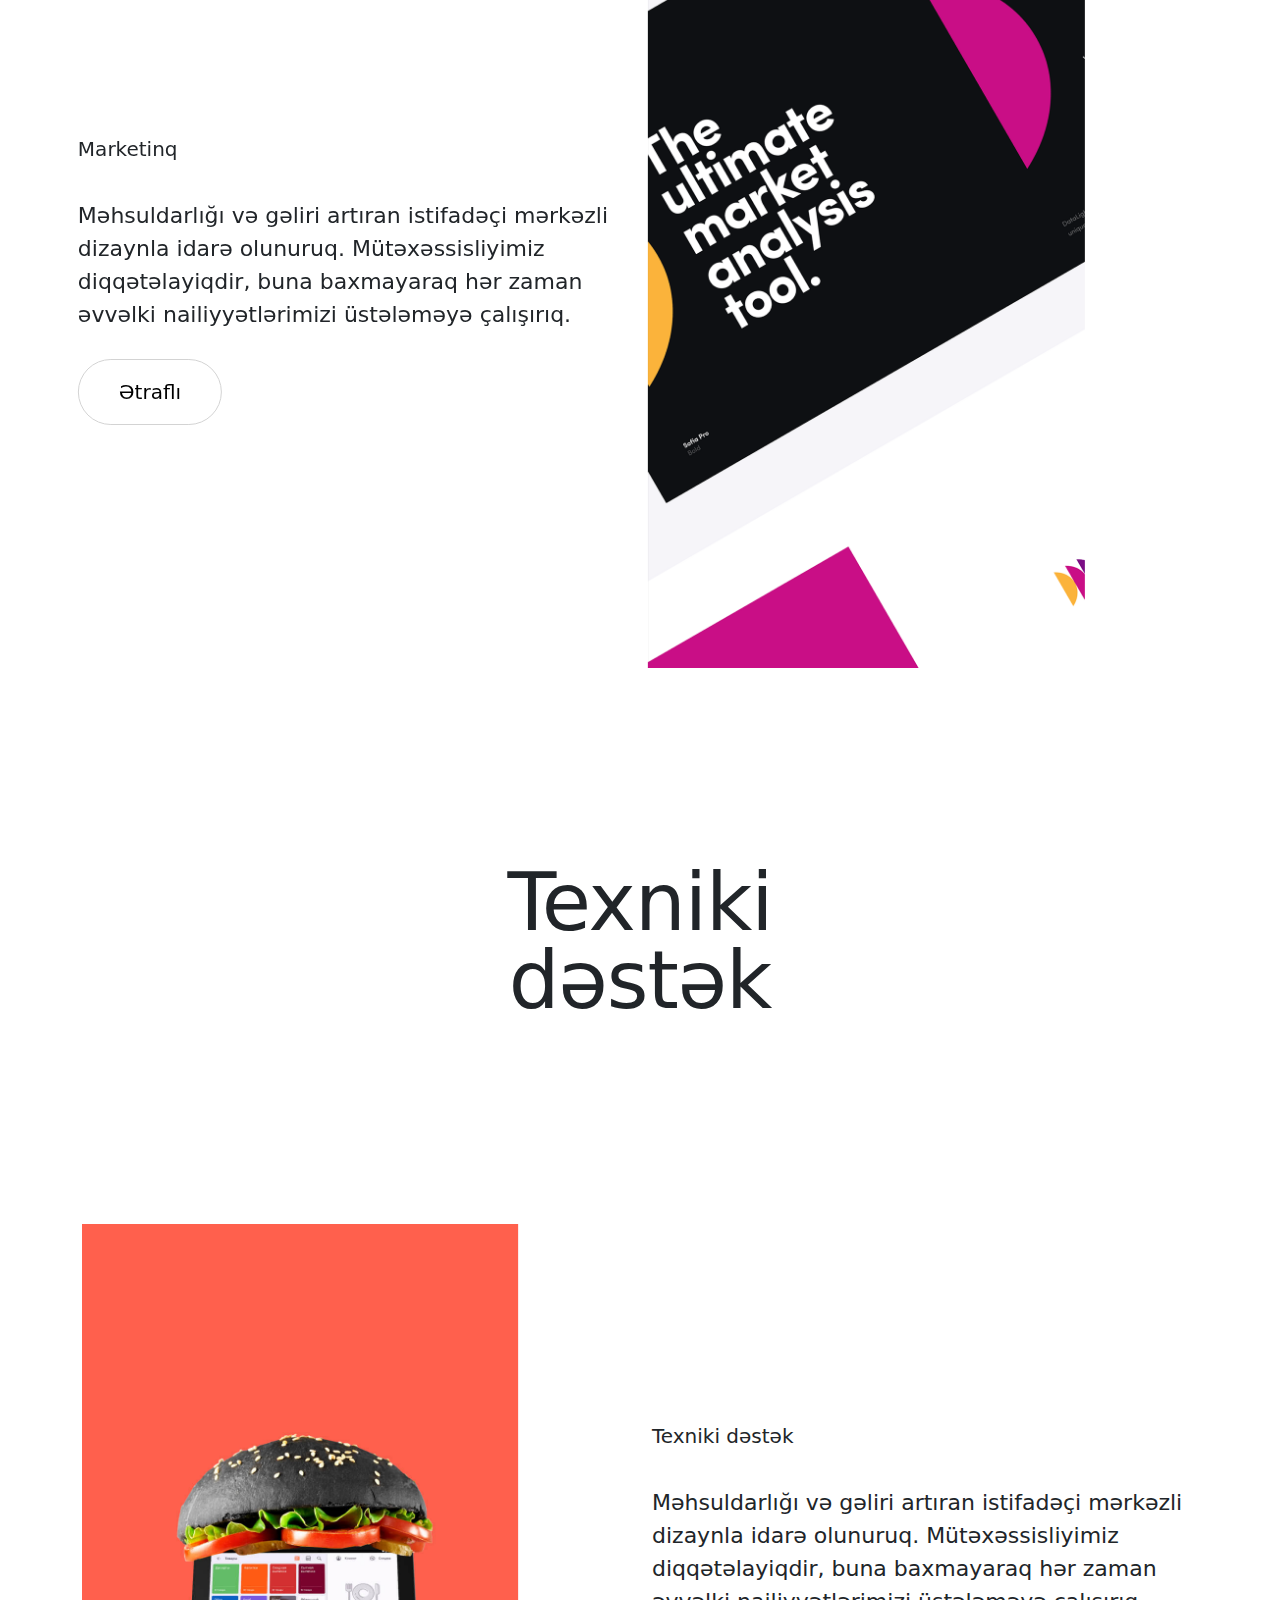
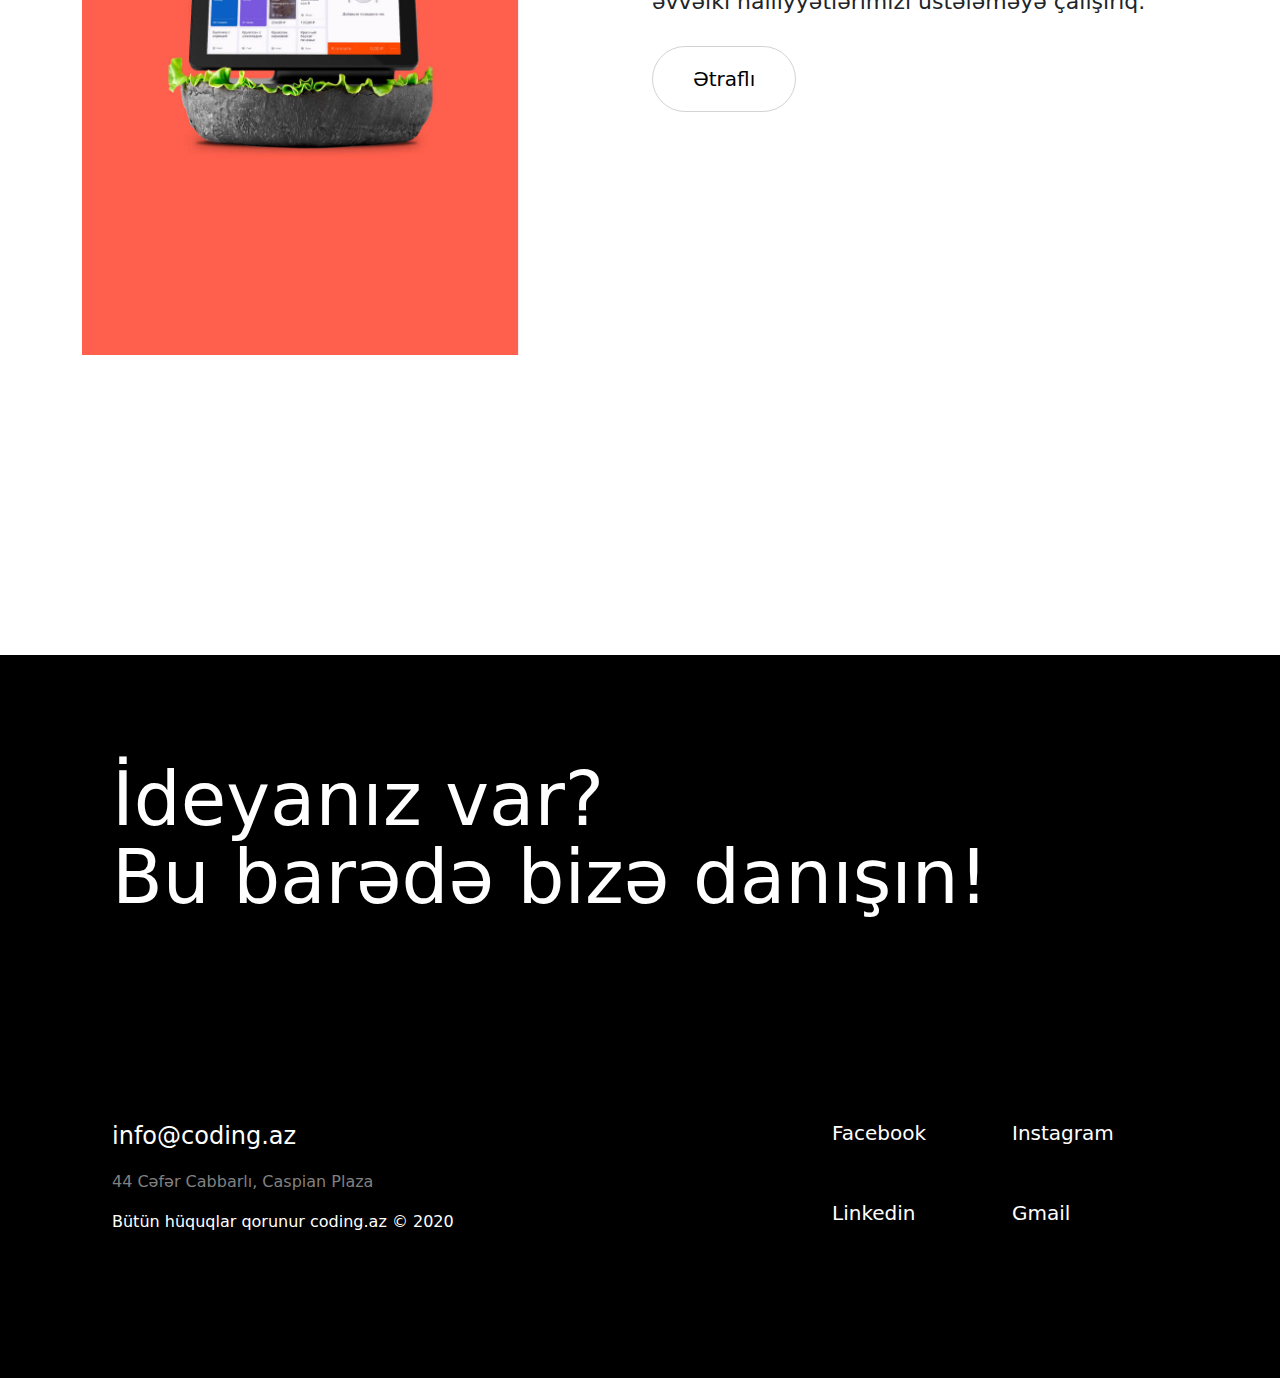
<file: page/services.html>
<!DOCTYPE html>
<html lang="en">
<head>
    <meta charset="UTF-8">
    <meta name="viewport" content="width=device-width, initial-scale=1.0">
    
      <!--- CSS -->
      <link rel="stylesheet" href="/css/style.css">

      <!-- Bootstrap CSS -->
      <link href="https://cdn.jsdelivr.net/npm/bootstrap@5.0.0-beta1/dist/css/bootstrap.min.css" rel="stylesheet">
  
      <!-- Font Family -->
      <link rel="preconnect" href="https://fonts.gstatic.com">
      <link href="https://fonts.googleapis.com/css2?family=Cutive+Mono&family=Fira+Sans&family=Goldman&family=Nixie+One&display=swap" rel="stylesheet">
  
      <!-- Font Awesome -->
      <link rel="stylesheet" href="https://pro.fontawesome.com/releases/v5.10.0/css/all.css"/>
    
    <title>coding.az</title>

    <style>
        .services-hero .hero-title{
            margin: 200px 0;
        }
        .services-hero .hero-title h1{
            font-size: 60px;
            color: #000;
        }

        .services-hero .hero-video video{
            width: 100%;
        }

        .services-whatwedo{
            margin: 300px 0;
        }

        .whatwedo{
            margin-bottom: 200px;
        }
        
        .whatwedo-right div{
            padding-bottom: 60px;
            text-align: center;
        }

        .whatwedo-right div a{
            text-decoration: none;
            height: 60px;
            border-radius: 30px;
            border: 1px solid lightgrey;
            background-color: #fff;
            font-size: 24px;
            padding: 14px 40px;
            cursor: pointer;
            text-align: center;
            color: #000;
        }

        .whatwedo-right a:hover{
            color: #fff;
            background-color: #000;
            text-decoration: none;
        }



        
        .websites, .apps, .branding, .marketing, .support{
            margin-bottom:200px;
        }

        .websites-title, .apps-title, .branding-title, .marketing-title, .support-title{
            padding-bottom:200px;
        }

        .websites-title h1, .apps-title h1, .branding-title h1, .marketing-title h1, .support-title h1{
            font-size:80px;
            font-weight:400;
            text-align:center;
            line-height: 70px;
            letter-spacing: -1px;
        }

        .websites-right, .apps-right, .branding-right, .marketing-right, .support-right{
            padding-top: 200px;
        }
        .websites-right p, .apps-right p, .branding-right p, .marketing-right p, .support-right p{
            padding: 30px 0;
            font-size: 22px;
        }
        .websites-right a, .apps-right a, .branding-right a, .marketing-right a, .support-right a{
            text-decoration: none;
            border: 1px solid lightgray;
            border-radius: 47px;
            color: #000;
            padding: 20px 40px;
            font-size: 20px;
            font-weight: 500;
        }

        .websites-right a:hover, .apps-right a:hover, .branding-right a:hover, .marketing-right a:hover, .support-right a:hover{
            background-color: #000;
            color: #fff;
        }










        
        
    </style>
</head>

<body>

<div class="cursor"></div>
  <!-------------------NAVBAR SECTION---------------------->
  <div class="navbar">
      
    <div class="logo">
      <a href="/index.html">
        coding
      </a>
    </div>
      
    <div class="hamburger-menu" >
      <div class="line line-1"></div>
      <div class="line line-2"></div>
</div>

<div class="myMenu" id="menu-toggle">
  <div class="menu-content">     
  <div class="container">
    <div class="row">

      <div class="col-3 ham-social">
        <p>Bizi axtarın</p>
        <ul class="nav-social">
          <li class="social-item">
            <a href="#" class="social-link">Facebook</a>
          </li>
          <li class="social-item">
            <a href="#" class="social-link">İnstagram</a>
          </li>
          <li class="social-item">
            <a href="#" class="social-link">Linkedin</a>
          </li>
        </ul>
      </div>

      <div class="col-9 nav-menu">
          <p>Menu</p>
          <ul class="nav-list">
            <li class="nav-item">
              <a href="/page/work.html" class="nav-link">Son işlərimiz</a>
            </li>
            <li class="nav-item">
              <a href="/page/about.html" class="nav-link">Haqqımızda</a>
            </li>
            <li class="nav-item">
              <a href="/page/services.html" class="nav-link">Xidmətlər</a>
            </li>
            <li class="nav-item">
              <a href="/page/contact.html" class="nav-link link4">Əlaqə</a>
            </li>
          </ul>
        </div>

        <div class="col mobile">
          <ul class="nav-mobile">
            <li class="mobile-item"><a class="mobile-link mobile1" href="#">info@coding.az</a></li>
            <li class="mobile-item"><a class="mobile-link" href="tel:+994702050195"><i class="fas fa-phone-alt"></i>&nbsp;070 205 0195</a></li>
            <li class="mobile-item"><a class="mobile-link" href="tel:+994702050195"><i class="fab fa-whatsapp"></i>&nbsp;070 205 0195</a></li>
          </ul>

        </div>
    </div>
  </div>
</div>
  
</div>
</div> 
<!----------HEADER SECTION--------------->

<section class="services-hero">
    <div class="container">
        <div class="hero-title">
            <h1>Ən optimal</h1>
            <h1>və fərqli iş sizin olsun</h1>
        </div>
    </div>
    <div class="hero-video">
        <video src="/Video/1.mp4" autoplay loop muted></video>
    </div>
</section>

<!----------(WHAT WE DO) SECTION--------------->

    <section class="services-whatwedo">
        <div class="container">
            <div class="row whatwedo">
                    <div class="col-2 whatwedo-left">
                        <h4>Biz nə edirik</h4>
                    </div>
                    <div class="col-10 whatwedo-right">
                        <div><a href="#websites"><span> Vebsaytlar və platformalar</span></a></div>
                        <div><a href="#apps"><span>Mobil tətbiqlər</span></a></div>
                        <div><a href="#branding"><span>Brendinq</span></a></div>
                        <div><a href="#marketing"><span>Rəqəmsal Marketinq</span></a></div>
                        <div><a href="#support"><span>Texniki dəstək</span></a></div>
                    </div>
            </div>
            <div class="row websites" id="websites">
                <div class="websites-title">
                    <h1>Vebsaytlar</h1> 
                    <h1>və platformalar</h1>
                </div>
                <div class="col-6 websites-left">
                    <img src="/Image/w1.png" alt="" width="80%" height="100%" style="cursor: pointer;">
                </div>
                <div class="col-6 websites-right">
                    <h5>Vebsaytlar və platformalar</h5>
                    <p>Məhsuldarlığı və gəliri artıran istifadəçi mərkəzli dizaynla idarə olunuruq. Mütəxəssisliyimiz diqqətəlayiqdir, buna baxmayaraq hər zaman əvvəlki nailiyyətlərimizi üstələməyə çalışırıq.</p>
                    <a href="#"><span>Ətraflı</span></a>
                </div>
            </div>
            <div class="row apps" id="apps">
                <div class="apps-title">
                    <h1>Mobil</h1> 
                    <h1>tətbiqlər</h1>
                </div>
                <div class="col-6 apps-right">
                    <h5>Mobil tətbiqlər</h5>
                    <p>Məhsuldarlığı və gəliri artıran istifadəçi mərkəzli dizaynla idarə olunuruq. Mütəxəssisliyimiz diqqətəlayiqdir, buna baxmayaraq hər zaman əvvəlki nailiyyətlərimizi üstələməyə çalışırıq.</p>
                    <a href="#"><span>Ətraflı</span></a>
                </div>
                <div class="col-6 apps-left">
                    <img src="/Image/w2.png" alt="" width="80%" height="100%" style="cursor: pointer;">
                </div>
            </div>
            <div class="row branding" id="branding">
                <div class="branding-title">
                    <h1>Brandinq</h1> 
                    <h1></h1>
                </div>
                <div class="col-6 branding-left">
                    <img src="/Image/w3.jpg" alt="" width="80%" height="100%" style="cursor: pointer;">
                </div>
                <div class="col-6 branding-right">
                    <h5>Brandinq</h5>
                    <p>Məhsuldarlığı və gəliri artıran istifadəçi mərkəzli dizaynla idarə olunuruq. Mütəxəssisliyimiz diqqətəlayiqdir, buna baxmayaraq hər zaman əvvəlki nailiyyətlərimizi üstələməyə çalışırıq.</p>
                    <a href="#"><span>Ətraflı</span></a>
                </div>
            </div>
            <div class="row marketing" id="marketing">
                <div class="marketing-title">
                    <h1>Marketinq</h1> 
                    <h1></h1>
                </div>
                <div class="col-6 marketing-right">
                    <h5>Marketinq</h5>
                    <p>Məhsuldarlığı və gəliri artıran istifadəçi mərkəzli dizaynla idarə olunuruq. Mütəxəssisliyimiz diqqətəlayiqdir, buna baxmayaraq hər zaman əvvəlki nailiyyətlərimizi üstələməyə çalışırıq.</p>
                    <a href="#"><span>Ətraflı</span></a>
                </div>
                <div class="col-6 marketing-left">
                    <img src="/Image/w4.png" alt="" width="80%" height="100%" style="cursor: pointer;">
                </div>
            </div>
            <div class="row support" id="support">
                <div class="support-title">
                    <h1>Texniki</h1> 
                    <h1>dəstək</h1>
                </div>
                <div class="col-6 support-left">
                    <img src="/Image/w5.jpg" alt="" width="80%" height="100%" style="cursor: pointer;">
                </div>
                <div class="col-6 support-right">
                    <h5>Texniki dəstək</h5>
                    <p>Məhsuldarlığı və gəliri artıran istifadəçi mərkəzli dizaynla idarə olunuruq. Mütəxəssisliyimiz diqqətəlayiqdir, buna baxmayaraq hər zaman əvvəlki nailiyyətlərimizi üstələməyə çalışırıq.</p>
                    <a href="#"><span>Ətraflı</span></a>
                </div>
            </div>
        </div>
    </section>

    
 <!---------------------Footer------------------------->

 <footer>
    <div class="container">
      <div class="row">
        <div class="col foot-title">
          <h1>İdeyanız var?</h1>
          <p>Bu barədə bizə danışın!</p>
        </div>
      </div>
      <div class="row foot-contact">
        <div class="col-8 foot-addres">
          
          <p class="addres-mail"> info@coding.az</p>
  
          <p class="addres">44 Cəfər Cabbarlı, Caspian Plaza</p> 
  
          <p>Bütün hüquqlar qorunur coding.az © 2020</p> 
          
        </div>
        <div class="col-2 foot-social">
            <a href="https://www.facebook.com/codersaz">Facebook</a>
            <a href="fb.com">Linkedin</a>
        </div>
        <div class="col-2 foot-social">
          <a href="https://www.instagram.com/codersazerbaijan/">Instagram</a>
          <a href="fb.com">Gmail</a>
        </div>
      </div>
    </div>
  </footer>

    












    
  <script src="https://cdn.jsdelivr.net/npm/bootstrap@5.0.0-beta1/dist/js/bootstrap.bundle.min.js"></script>
  <script src="/index.js"></script>
</body>
</html>
</file>
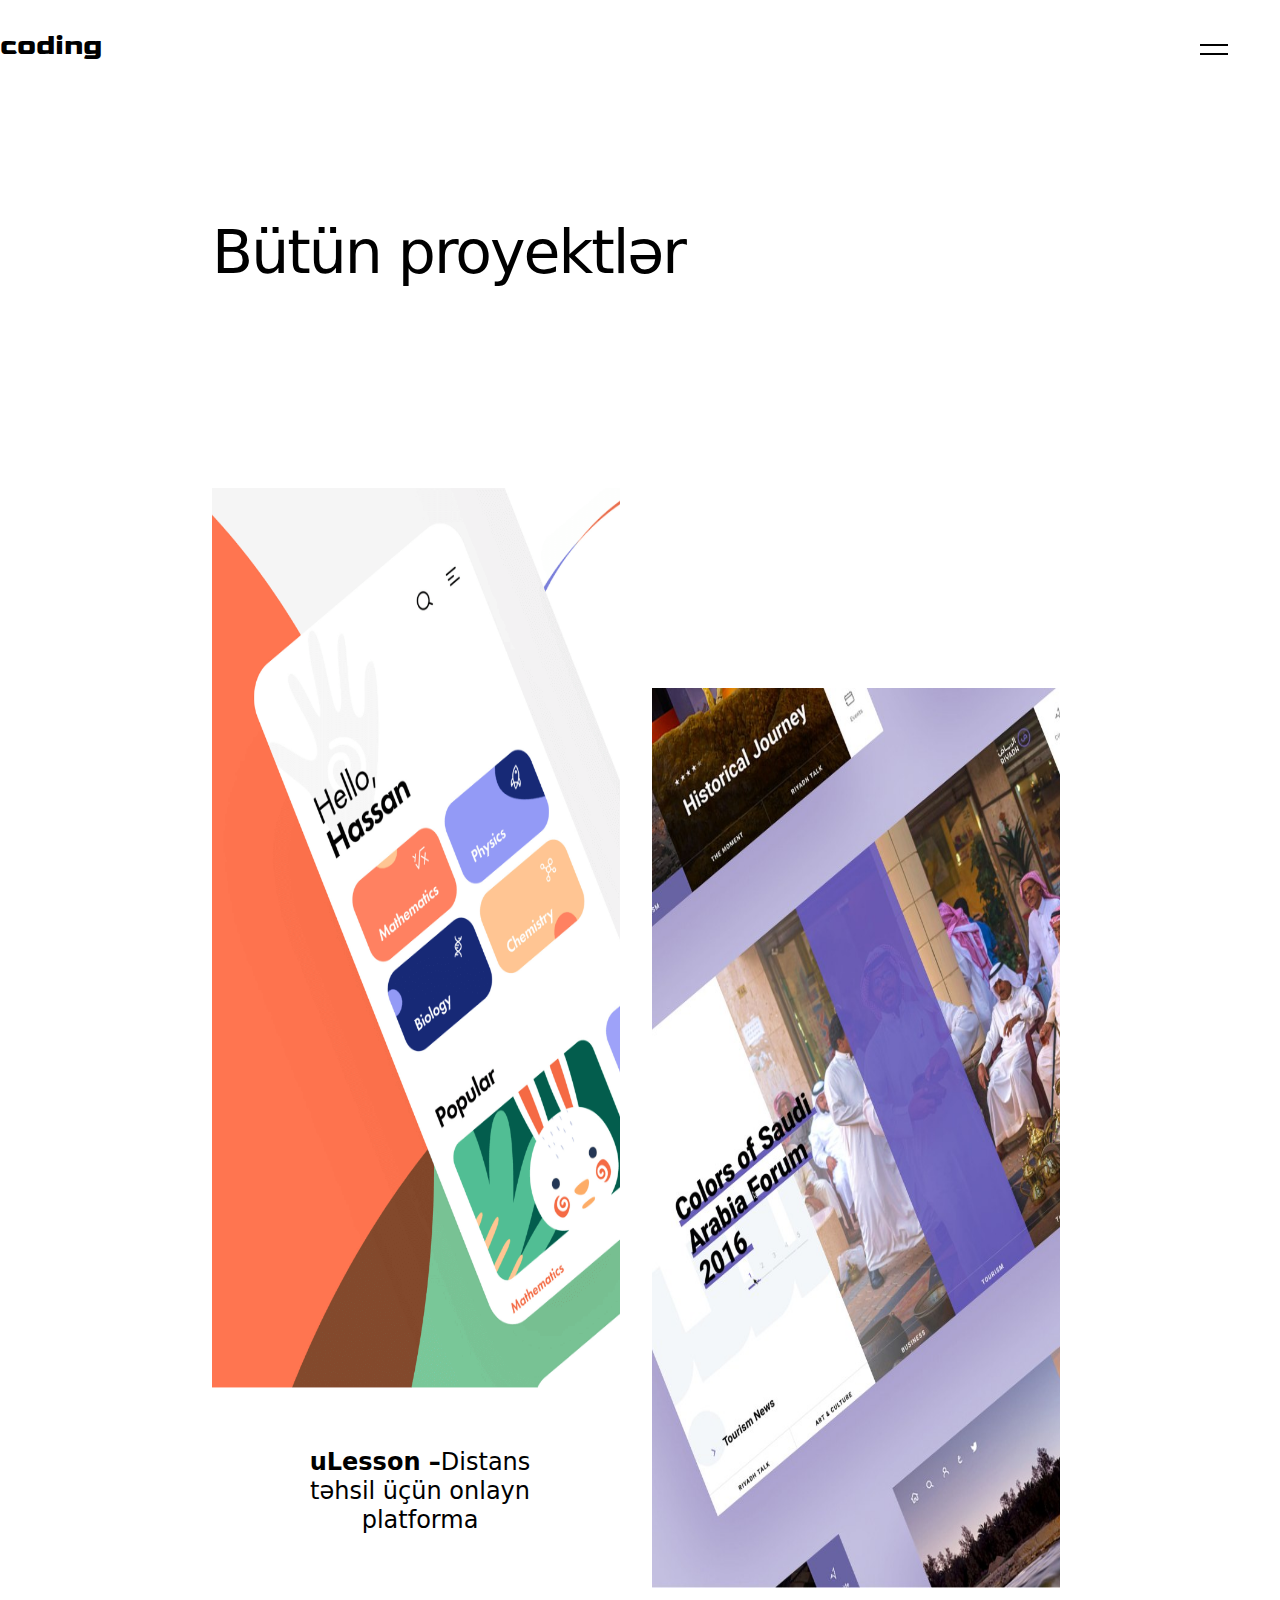
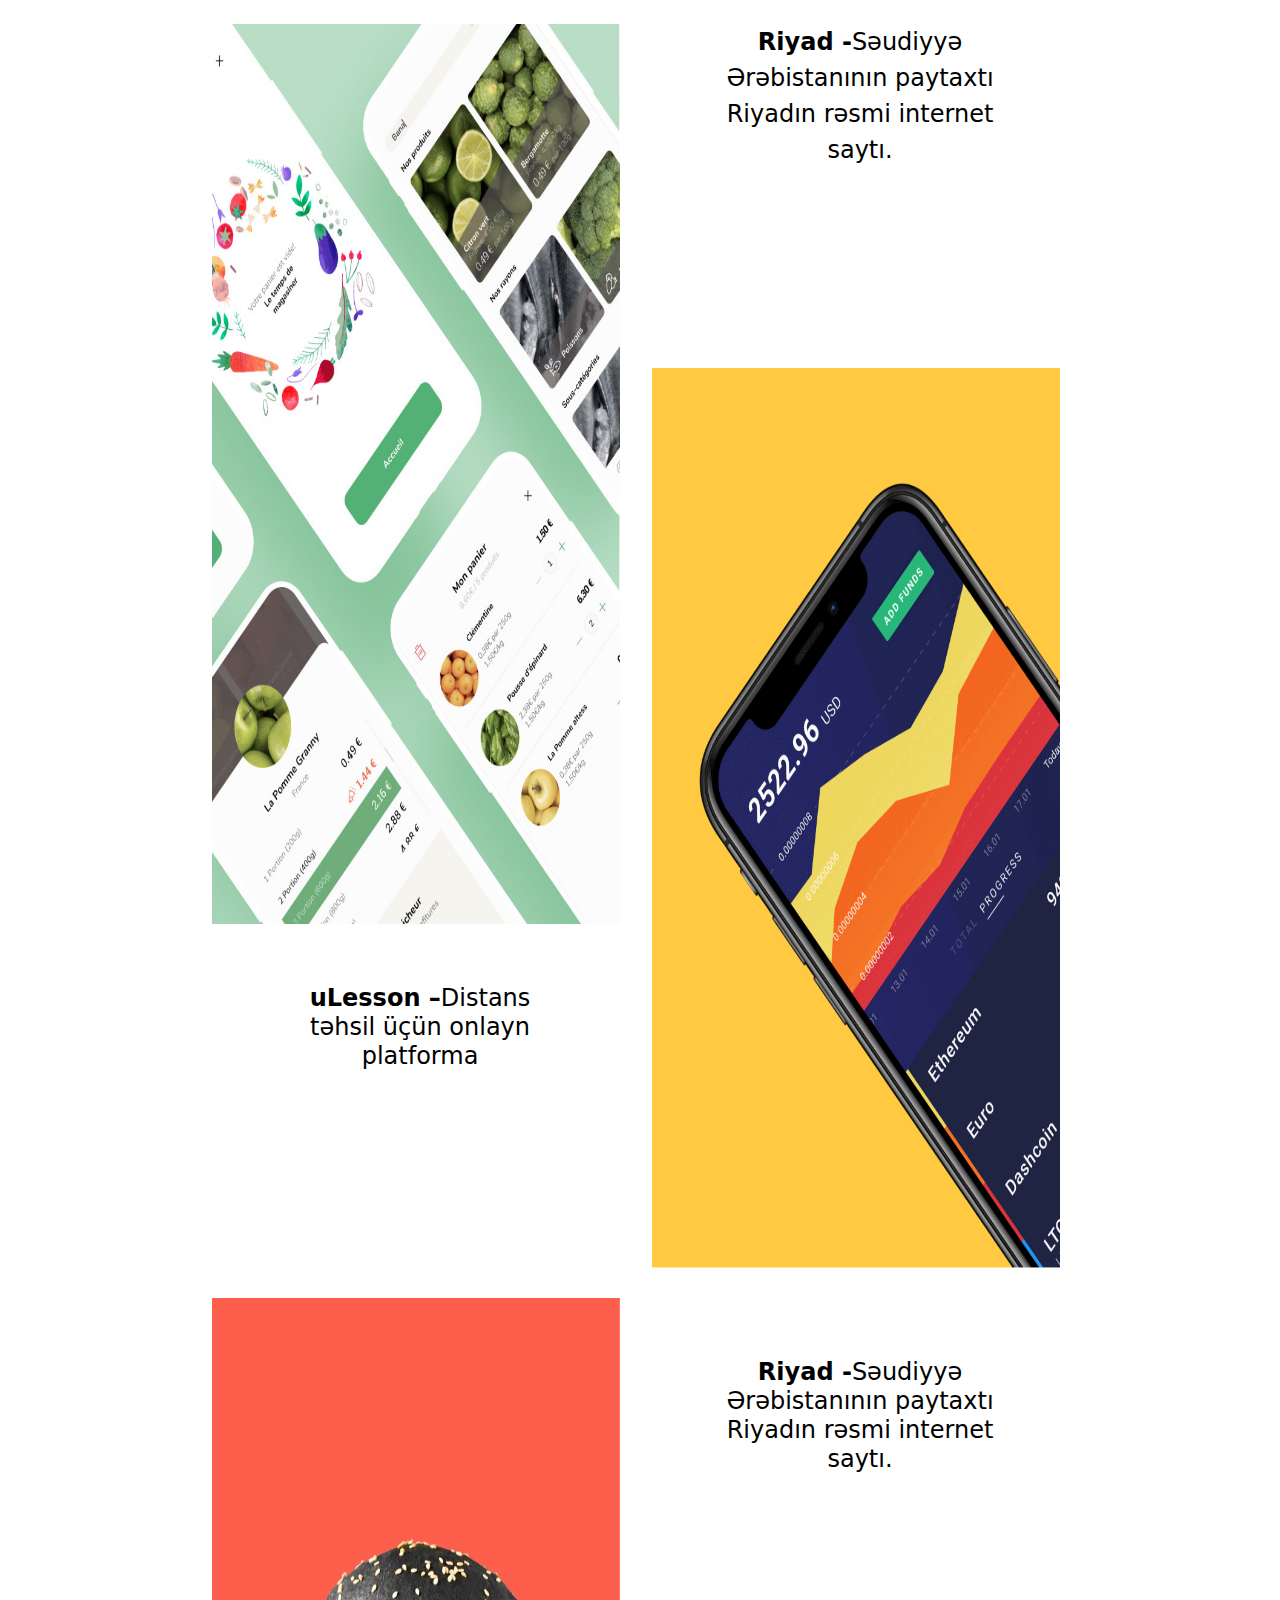
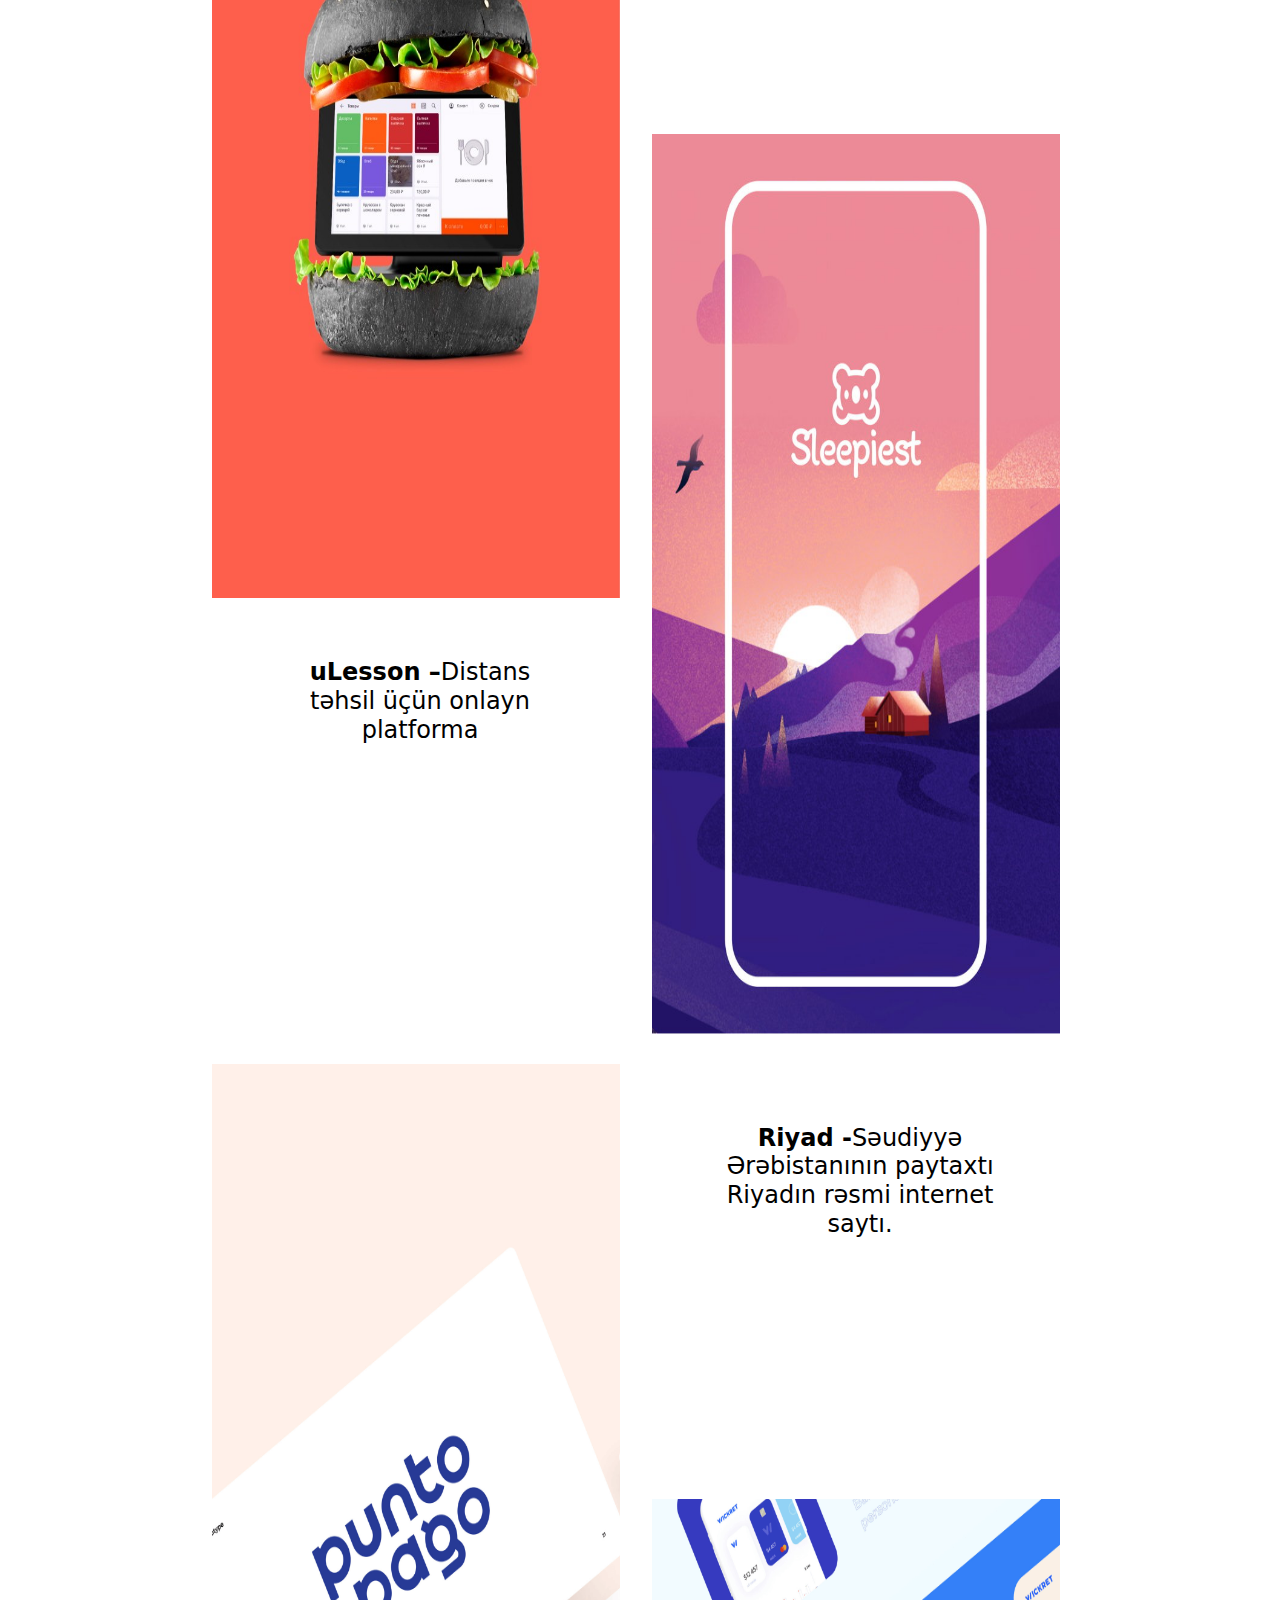
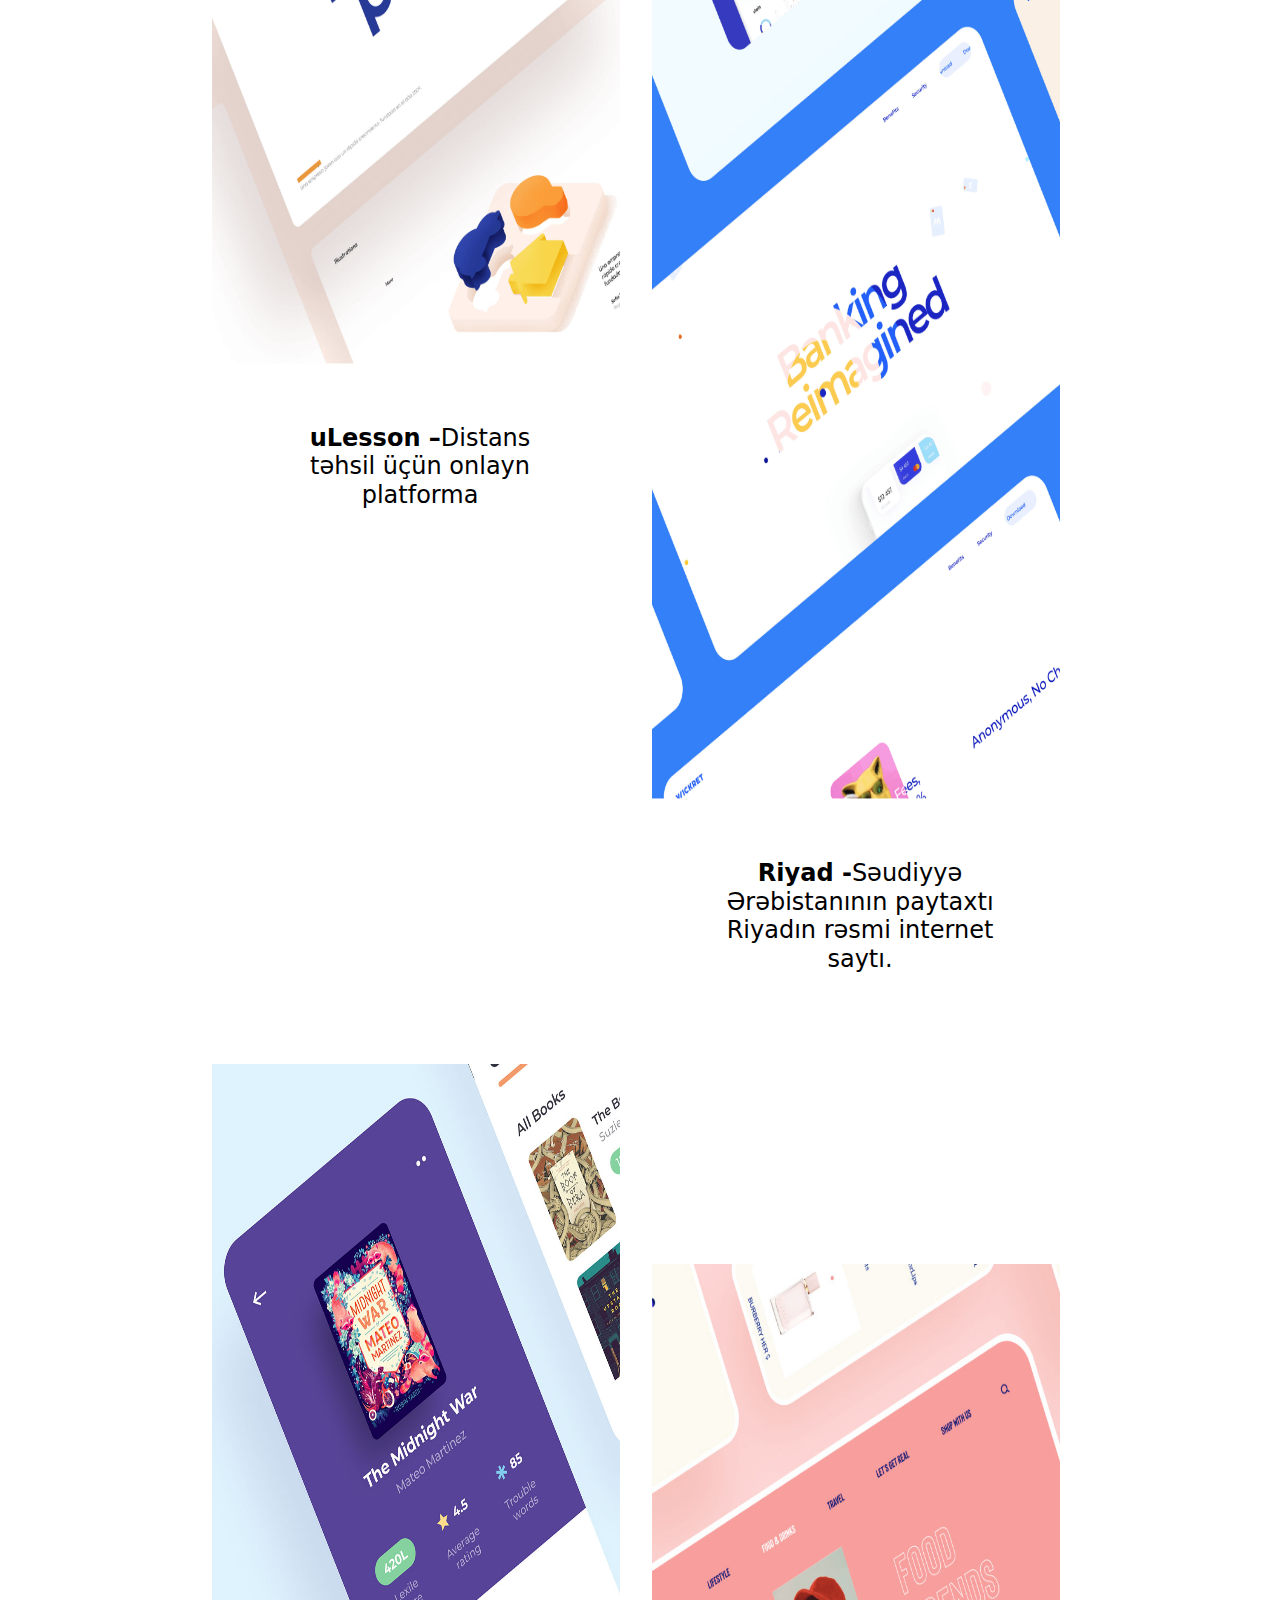
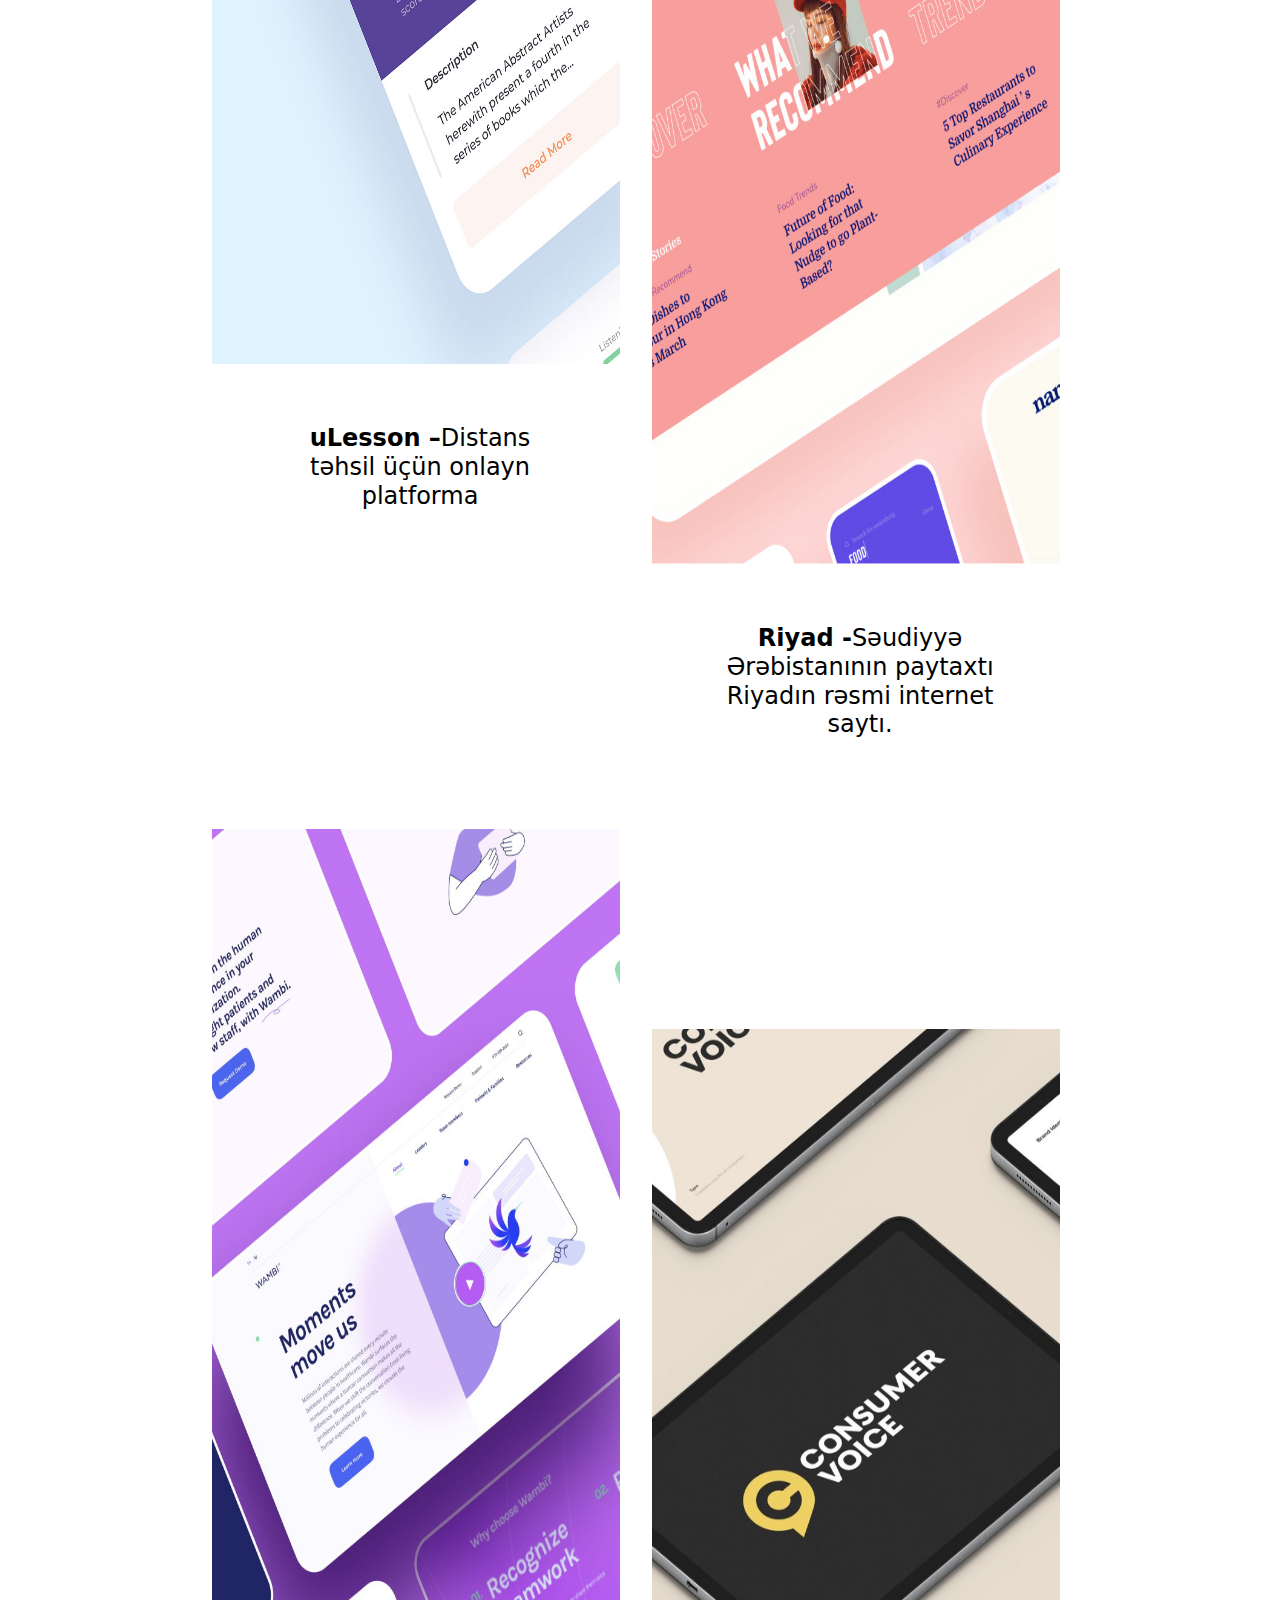
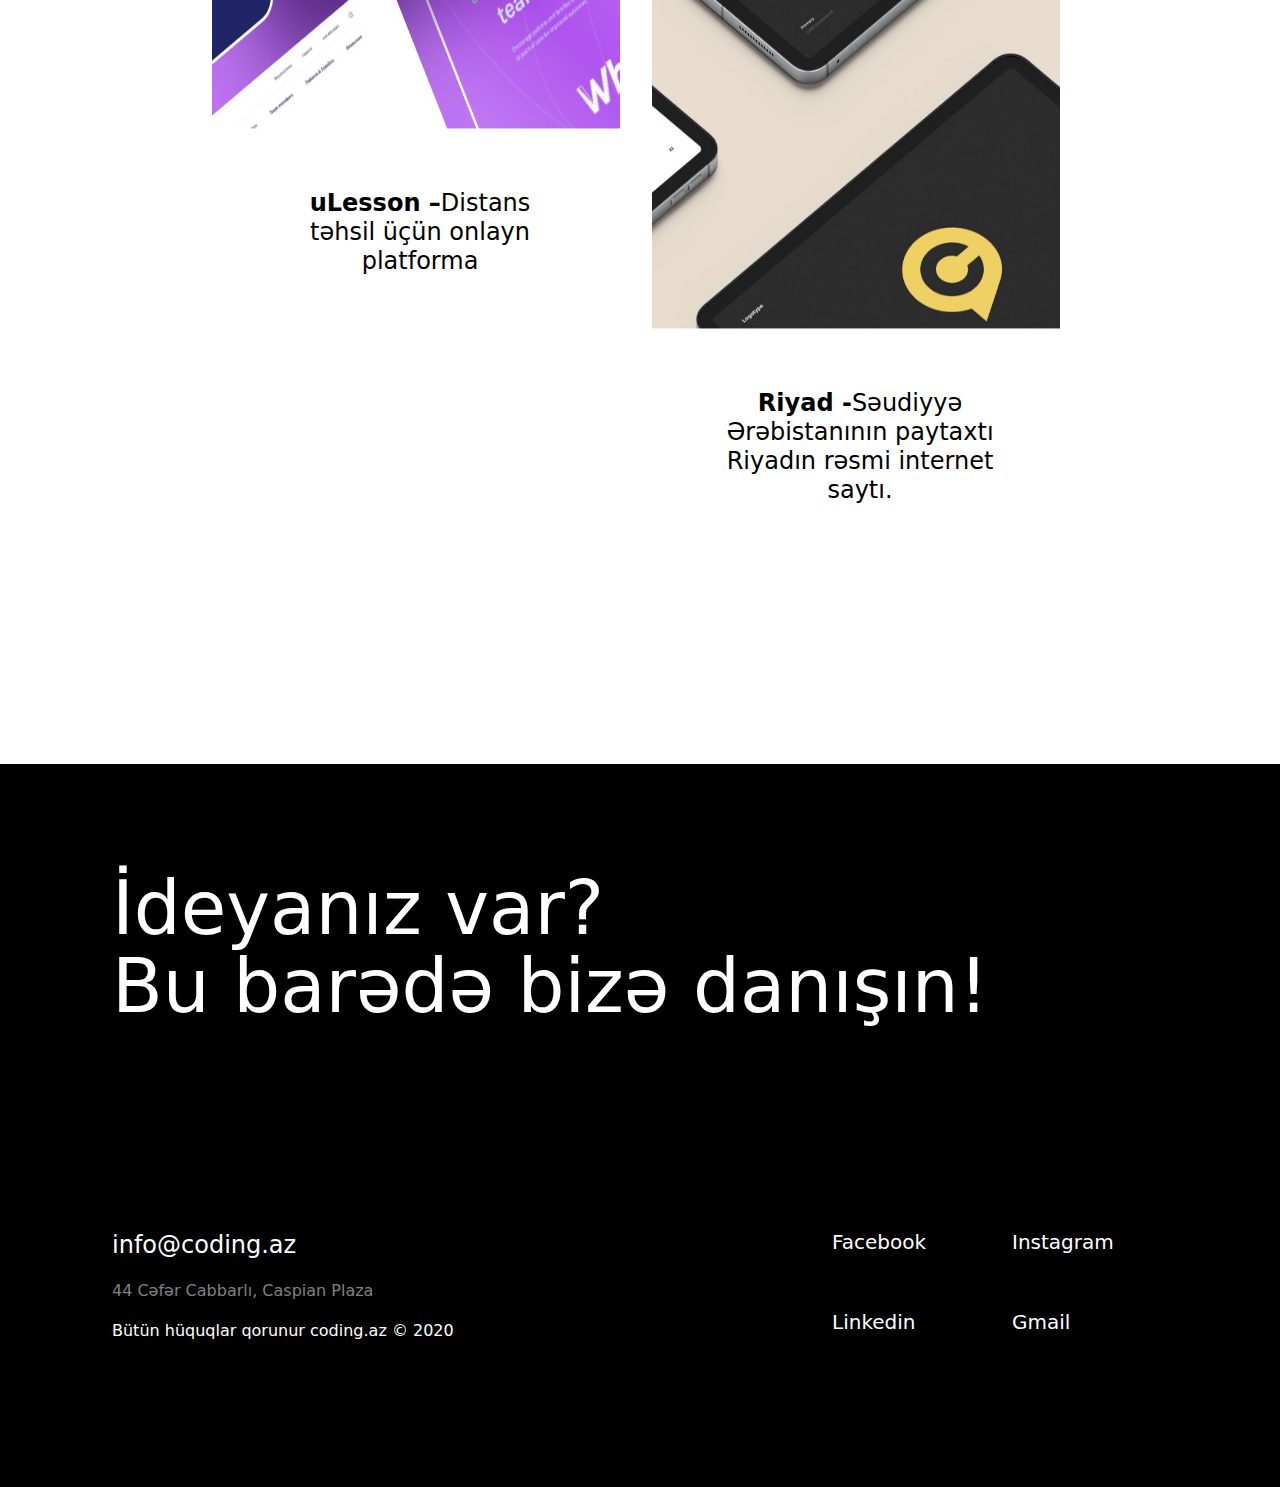
<file: page/work.html>
<!DOCTYPE html>
<html lang="en">
<head>
    <meta charset="UTF-8">
    <meta name="viewport" content="width=device-width, initial-scale=1.0">

      <!--- CSS -->
      <link rel="stylesheet" href="/css/style.css">
      <link rel="stylesheet" href="/css/work.css">

      <!-- Bootstrap CSS -->
      <link href="https://cdn.jsdelivr.net/npm/bootstrap@5.0.0-beta1/dist/css/bootstrap.min.css" rel="stylesheet">
  
      <!-- Font Family -->
      <link rel="preconnect" href="https://fonts.gstatic.com">
      <link href="https://fonts.googleapis.com/css2?family=Cutive+Mono&family=Fira+Sans&family=Goldman&family=Nixie+One&display=swap" rel="stylesheet">
  
      <!-- Font Awesome -->
      <link rel="stylesheet" href="https://pro.fontawesome.com/releases/v5.10.0/css/all.css"/>
  
    <title>coding.az</title>

</head>
<body>

  <div class="cursor"></div>
  <!------------NAVBAR SECTION-------------->

  <div class="navbar">
        <div class="logo">
          <a href="/index.html">coding</a>
        </div>
          
        <div class="hamburger-menu" >
          <div class="line line-1"></div>
          <div class="line line-2"></div>
        </div>

        <div class="myMenu" id="menu-toggle">
          <div class="menu-content">     
            <div class="container">
              <div class="row">

                <div class="col-3 ham-social">
                  <p>Bizi axtarın</p>
                  <ul class="nav-social">
                    <li class="social-item">
                      <a href="https://www.facebook.com/codersaz" class="social-link">Facebook</a>
                    </li>
                    <li class="social-item">
                      <a href="https://www.instagram.com/codersazerbaijan/" class="social-link">İnstagram</a>
                    </li>
                    <li class="social-item">
                      <a href="#" class="social-link">Linkedin</a>
                    </li>
                  </ul>
                </div>

                <div class="col-9 nav-menu">
                  <p>Menu</p>
                  <ul class="nav-list">
                    <li class="nav-item">
                      <a href="/page/work.html" class="nav-link">Son işlərimiz</a>
                    </li>
                    <li class="nav-item">
                      <a href="/page/about.html" class="nav-link">Haqqımızda</a>
                    </li>
                    <li class="nav-item">
                      <a href="/page/services.html" class="nav-link">Xidmətlər</a>
                    </li>
                    <li class="nav-item">
                      <a href="/page/contact.html" class="nav-link link4">Əlaqə</a>
                    </li>
                  </ul>
                </div>

                <div class="col mobile">
                  <ul class="nav-mobile">
                    <li class="mobile-item"><a class="mobile-link mobile1" href="#">info@coding.az</a></li>
                    <li class="mobile-item"><a class="mobile-link" href="tel:+994702050195"><i class="fas fa-phone-alt"></i>&nbsp;070 205 0195</a></li>
                    <li class="mobile-item"><a class="mobile-link" href="tel:+994702050195"><i class="fab fa-whatsapp"></i>&nbsp;070 205 0195</a></li>
                  </ul>
                </div>

              </div>
            </div>
          </div>
        </div>
  
  </div> 

<!---------------WORK MAIN------------------>

    <div class="main">
        <div class="container">
            <div class="main-title">
                <h1>Bütün proyektlər</h1>
            </div>
            <div class="row main-card">
                <div class="col main-card1">
                    <img src="/Image/work1.jpg" alt="">
                    <h4><b> uLesson –</b>Distans təhsil üçün onlayn platforma</h4>
                </div>
                <div class=" col main-card2">
                    <img src="/Image/work2.jpg" alt="">
                </div>
            </div>

            <div class="row main-card">
                <div class="col main-card1">
                    <img src="/Image/work11.jpg" alt="">
                    <h4><b> uLesson –</b>Distans təhsil üçün onlayn platforma</h4>
                </div>
                <div class=" col main-card2">
                    <p><b>Riyad -</b>Səudiyyə Ərəbistanının paytaxtı Riyadın rəsmi internet saytı.</p>
                    <img src="/Image/work12.jpg" class="card-img" alt="">
                </div>
            </div>

            <div class="row main-card">
                <div class="col main-card1">
                    <img src="/Image/work3.jpg" alt="">
                    <h4><b> uLesson –</b>Distans təhsil üçün onlayn platforma</h4>
                </div>
                <div class=" col main-card2">
                    <h4><b>Riyad -</b>Səudiyyə Ərəbistanının paytaxtı Riyadın rəsmi internet saytı.</h4>
                    <img src="/Image/work4.jpg"  alt="">
                </div>
            </div>

            <div class="row main-card">
                <div class="col main-card1">
                    <img src="/Image/work5.jpg" alt="">
                    <h4><b> uLesson –</b>Distans təhsil üçün onlayn platforma</h4>
                </div>
                <div class=" col main-card2">
                    <h4><b>Riyad -</b>Səudiyyə Ərəbistanının paytaxtı Riyadın rəsmi internet saytı.</h4>
                    <img src="/Image/work6.jpg" alt="">
                    <h4><b>Riyad -</b>Səudiyyə Ərəbistanının paytaxtı Riyadın rəsmi internet saytı.</h4>
                </div>
            </div>

            <div class="row main-card">
                <div class="col main-card1">
                    <img src="/Image/work7.jpg" alt="">
                    <h4><b> uLesson –</b>Distans təhsil üçün onlayn platforma</h4>
                </div>
                <div class=" col main-card2">
                    <img src="/Image/work8.jpg" class="goal-img2" alt="">
                    <h4><b>Riyad -</b>Səudiyyə Ərəbistanının paytaxtı Riyadın rəsmi internet saytı.</h4>
                </div>
            </div>

            <div class="row main-card">
                <div class="col main-card1">
                    <img src="/Image/work9.jpg" alt="">
                    <h4><b> uLesson –</b>Distans təhsil üçün onlayn platforma</h4>
                </div>
                <div class=" col main-card2">
                    <img src="/Image/work10.jpg" class="goal-img2" alt="">
                    <h4><b>Riyad -</b>Səudiyyə Ərəbistanının paytaxtı Riyadın rəsmi internet saytı.</h4>
                </div>
            </div>
            
        </div>
    </div>
    
 <!---------------------Footer------------------------->

    <footer>
      <div class="container">
        <div class="row">
          <div class="col foot-title">
            <h1>İdeyanız var?</h1>
            <p>Bu barədə bizə danışın!</p>
          </div>
        </div>
        <div class="row foot-contact">
          <div class="col-8 foot-addres">
            <p class="addres-mail"> info@coding.az</p>
            <p class="addres">44 Cəfər Cabbarlı, Caspian Plaza</p> 
            <p>Bütün hüquqlar qorunur coding.az © 2020</p>  
          </div>
          <div class="col-2 foot-social">
            <a href="https://www.facebook.com/codersaz">Facebook</a>
            <a href="#">Linkedin</a>
          </div>
          <div class="col-2 foot-social">
            <a href="https://www.instagram.com/codersazerbaijan/">Instagram</a>
            <a href="mailto:codersaz@gmail.com">Gmail</a>
          </div>
        </div>
      </div>

    </footer>


    <script src="https://cdn.jsdelivr.net/npm/bootstrap@5.0.0-beta1/dist/js/bootstrap.bundle.min.js"></script>
    <script src="/index.js"></script>

</body>
</html>
</file>
<file: css/style.css>
*{
    margin: 0;
    padding: 0;
}

/******Navbar********/

.nav{
    width: 95%;
    margin: 0 auto;
}
.logo a{
    position: absolute;
    top: 25px;
    text-decoration: none;
    color: black;
    font-size: 28px;
    font-weight: 550;
    font-family: 'Goldman', cursive;
}
.logo a:hover{
    text-decoration: none;
    color: black;
}

/*************Burger Menu****************/
#menu-toggle{
    display: none;
    position: fixed;
    top: 0;
    left: 0;
    width: 100%;
    height: 100%;
    background-color: rgb(0,0,0);
    background-color: rgba(0,0,0, 0.3);
    z-index: 100;
}

.change #menu-toggle{
    display: block;
}
.menu-content {
    width: 50%;
    height: 100vh;
    background-color: #fff;
    position: fixed;
    top: 0;
    right:-50px;
    display: flex;
    justify-content: center;
    align-items: center;
    transition: transform 0.5s;
    padding-left: 60px;
    padding-top: 100px;
  }

  .change .menu-content{
      right: 0;
  }

  .hamburger-menu {
    width: 35px;
    height: 18px;
    position: fixed;
    top: 40px;
    right: 45px;
    cursor: pointer;
    display: flex;
    flex-direction: column;
    justify-content: space-around;
  }
  
  .line {
    width: 80%;
    height: 2px;
    background-color: #000;
    transition: all 0.8s;
  }
  
  .change .line-2 {
    transform: rotate(-45deg) translate(2px, -2px);
  }

  .change .line-1 {
    transform: rotate(45deg) translate(5px, 5px);
  }

  
  .ham-social p{
      opacity: 0.5;
      padding-left: 32px;
      padding-bottom: 10px;
  }
  .nav-menu p{
    opacity: 0.5;
    padding-left: 53px;
  }

  .nav-item, .social-item, .mobile-item {
    list-style: none;
  }
  .nav-link {
    text-decoration: none;
    font-size: 60px;
    color: #000;
    line-height: 70px;
    letter-spacing: -3px;
  }
  .link4{
      border-bottom: 1px solid #000;
      padding-bottom: 10px;
      width: 43%;
  }
  .social-item{
      padding: 10px 0;
  }
  .social-link, .mobile-link{
    text-decoration: none;
    color: black;
    font-weight: 500;
    font-size: 16px;
    letter-spacing: 1px;
}
.nav-mobile{
    margin-top: 30px;
}
.nav-mobile .mobile1{
    border-bottom: 1px solid #000;
    margin-bottom: 10px;
    font-size: 20px;
}
.nav-link:hover, .social-link:hover, .mobile-link:hover{
      color: #000;
  }

/************HERO Section****************/

.home-hero{
    margin: 200px 0;
}
.home-hero h1{
    font-family: 'Nixie One', cursive;
    font-size: 55px;
}
.hero-foot h2{
    width: 70%;
    margin-top: 200px;
    font-weight: 400;
}
 .hero-links {
    position: relative;
    display: flex; }

.hero-video1 video{
    z-index: -1;
    margin-left: 400px;
    margin-bottom: 10px;
    width: 260px;
    height: 260px;
    border-radius: 60%;
    position: absolute;
}


 .hero-link a {
      z-index: 1;
      padding: 12px 0;
      padding-right: 30px;
      display: inline-block;
      overflow: hidden;
      text-decoration: none;
      color: transparent;
      transition: color 0.3s;
      -webkit-text-stroke: 1px #000;; }

 .hero-link a:hover {
        color: black;
        -webkit-text-stroke: 1px transparent; }

 .hero-link a span {
        font-weight: 700;
        text-shadow: none;
        font-size: 4.9vw; }
        
 .hero-link:first-child a {
      padding-left: 0; }

 .hero-link:last-child a {
      padding-right: 0;}

/*************MAIN SECTION****************/
    .maintitle{
        margin: 300px 0;
    }
    .maintitle h1{
        font-size: 60px;
        font-weight: 400;
    }

    .maintitle p{ 
        line-height: 50px;
        font-size: 60px;
        display: flex;
        color: transparent;
        transition: color 0.3s, -webkit-text-stroke 0.3s;
        -webkit-text-stroke: 1px #000; 
    }

    .main-card{
        margin-bottom: 30px;
    }
    .card-text{
       padding-top: 20%;
    }

    .card-text h2{
        font-size: 35px;
        font-weight: 400;
        padding: 20px 0;
    }

    .card-image img{
        width: 68%;
        height: 600px;
        border-radius: 20px;
        float: right;
    }
    

/*************FLOW SECTION****************/
.FlowWord{
    margin: 200px 0;
}

.vebsayt, .design, .brendinq, .marketing{
    transform: translate3d(-0.3624%, 0px, 0px);
    will-change: auto;
    display: flex;
}

.vebsayt1, .design1, .brendinq1, .marketing1 {
    position: relative;
    font-size: 60px;
    font-weight: 400;
    padding-right: 50px;
    width: 50%;

}

.vebsayt2, .design2, .brendinq2, .marketing2 {
    width: 50%;
    color: transparent;
    text-shadow: none;
    font-size: 60px;
    -webkit-text-stroke: 1px rgba(0,0,0,.2);
    padding-right: 50px;
    
}
/*************NEWS SECTION****************/

.News{
    margin-bottom: 100px;
}

.NewsLeft h1 {
    font-size: 70px;
    font-weight: 400;
    line-height: 50px;
}

.NewsRight a{
    color: black;
    font-size: 30px;
    text-decoration: none;
}

.NewsRight a:hover{
    text-decoration: none;
    border-bottom: 1px solid black;
    color: #000; 
}

.News1, .News2, .News3{
    margin-bottom: 70px;
}

.News1 p, .News2 p, .News3 p{
    color: gray;
    margin-top: 15px;
}

/*************FOOTER SECTION****************/

footer{
    background-color: #000;
    color: #fff;
    height: 100%;
    width: 100%;
    padding: 100px;
}

.foot-contact{
    padding-top: 200px;
}

.foot-title h1{
    font-size: 74px;
    font-weight: 500;
}
.foot-title p{
    font-weight: 300;
    font-size: 74px;
    line-height: 50px;
}
.addres-mail{
    font-size: 24px;
}

.addres{
    color: gray;
}

.foot-social a{
    color: #fff;
    text-decoration: none;
    font-size: 20px;
    display: flex;
    margin-bottom: 50px;
}
.foot-social a:hover{
    text-decoration: none;
    color: gray;
}

/*************CHAT SECTION****************/

.chat{
    position: fixed;
    right: 30px;
    bottom: 30px;
    background-color: #000;
    color: white;
    width: 65px;
    height: 65px;
    border-radius: 65px;
    font-size: 24px;
    text-align: center;
    padding-top: 14px;
    transition: 0.3s;
}
.chat a{
    color: #fff;
}

.chat a:hover{
    color: #fff;
}

.chat:hover{
    width: 70px;
    height: 70px;
    border-radius: 70px;
    padding-top: 19px;
}


/******Cursor********/
.cursor{
    position: absolute;
    width: 10px;
    height: 10px;
    border-radius: 10px;
    background-color: #000;
    transition: 0.2s;
    transform: translate(-50%, -50%);
    z-index: 100;
    display: none;

}

footer:hover ~ .cursor{
    background-color: #fff;
}
</file>
<file: css/contact.css>
.contact-main{
    width: 80%;
    margin: 200px auto;
    padding: 0 50px;
}

.contact-title h1{
    font-size: 90px;
    font-weight: 400;
    line-height: 70px;
    letter-spacing: -1px;
}
.contact-title img{
    position: absolute;
}
.orders{
    margin-top: 130px;
}
.orders h1{
    margin-bottom: 50px;
    color: lightgrey;
    font-weight: 400;
    letter-spacing: -1px;
}
.orders div{
    display: inline-block;
    height: 70px;
    border-radius: 60px;
    margin-right: 20px;
    margin-bottom: 30px;
    padding-top: 20px;
    padding-left: 40px;
    padding-right: 40px;
    border: 1px solid rgb(235, 232, 232);
    background-color:#fff;
    font-size: 20px;
    cursor: pointer;
    color: #000;
    font-weight: 500;
    vertical-align: middle;
}

.orders div:hover{
    transition: 0.6s;
    background-color: #000;
    color: #fff;
    border: 0;
}

.request{
    margin-bottom: 100px;
}

.request input{
   border: none;
   border-bottom: 3px solid lightgray;
   width: 100%;
   border-radius: 0;
   outline: none;
   background-color: transparent;
   font-size: 35px;
   padding: 20px 0;
   margin: 50px 0;
   font-weight: 100;
}

.request input:hover{
    border: none;
    border-bottom: 3px solid gray;
    transition: 0.7s;
}

.request .file{
    font-size: 20px;
    border: none;
    outline: none;
    background-color: transparent;
}

.request .file:hover{
    border-bottom: none;
}

.request button{
     font-size: 24px;
     font-weight: 300;
     outline: none;
     border: none;
     background-color: transparent;
     border-bottom: 3px solid gray;
     padding-bottom: 5px;
}

.request button:hover{
    border: none;
    outline: none;
    border-bottom: 3px solid gray;
}
</file>
<file: css/work.css>
.main{
    margin: 200px 200px;
}

.main-title{
    margin-bottom: 200px;
}

.main-title h1{
    font-size: 60px;
    font-weight: 400;
    letter-spacing: -2px;
    color: #000;
}

.main-card img{
    width: 98%;
    height: 100vh;
    cursor: pointer;
}
.main-card h4{
    width: 70%;
    margin: 0 auto;
    padding: 60px 0;
    font-weight: 400;
    text-align: center;
    color: #000;
}

.main-card p{
    width: 70%;
    margin: 0 auto;
    font-weight: 400;
    text-align: center;
    color: #000;
    font-size: 24px;
}

.main-card2 img{
    margin-top: 200px;         
}

.card-img{
    width: 98%;
    height: 100vh;
}
</file>
